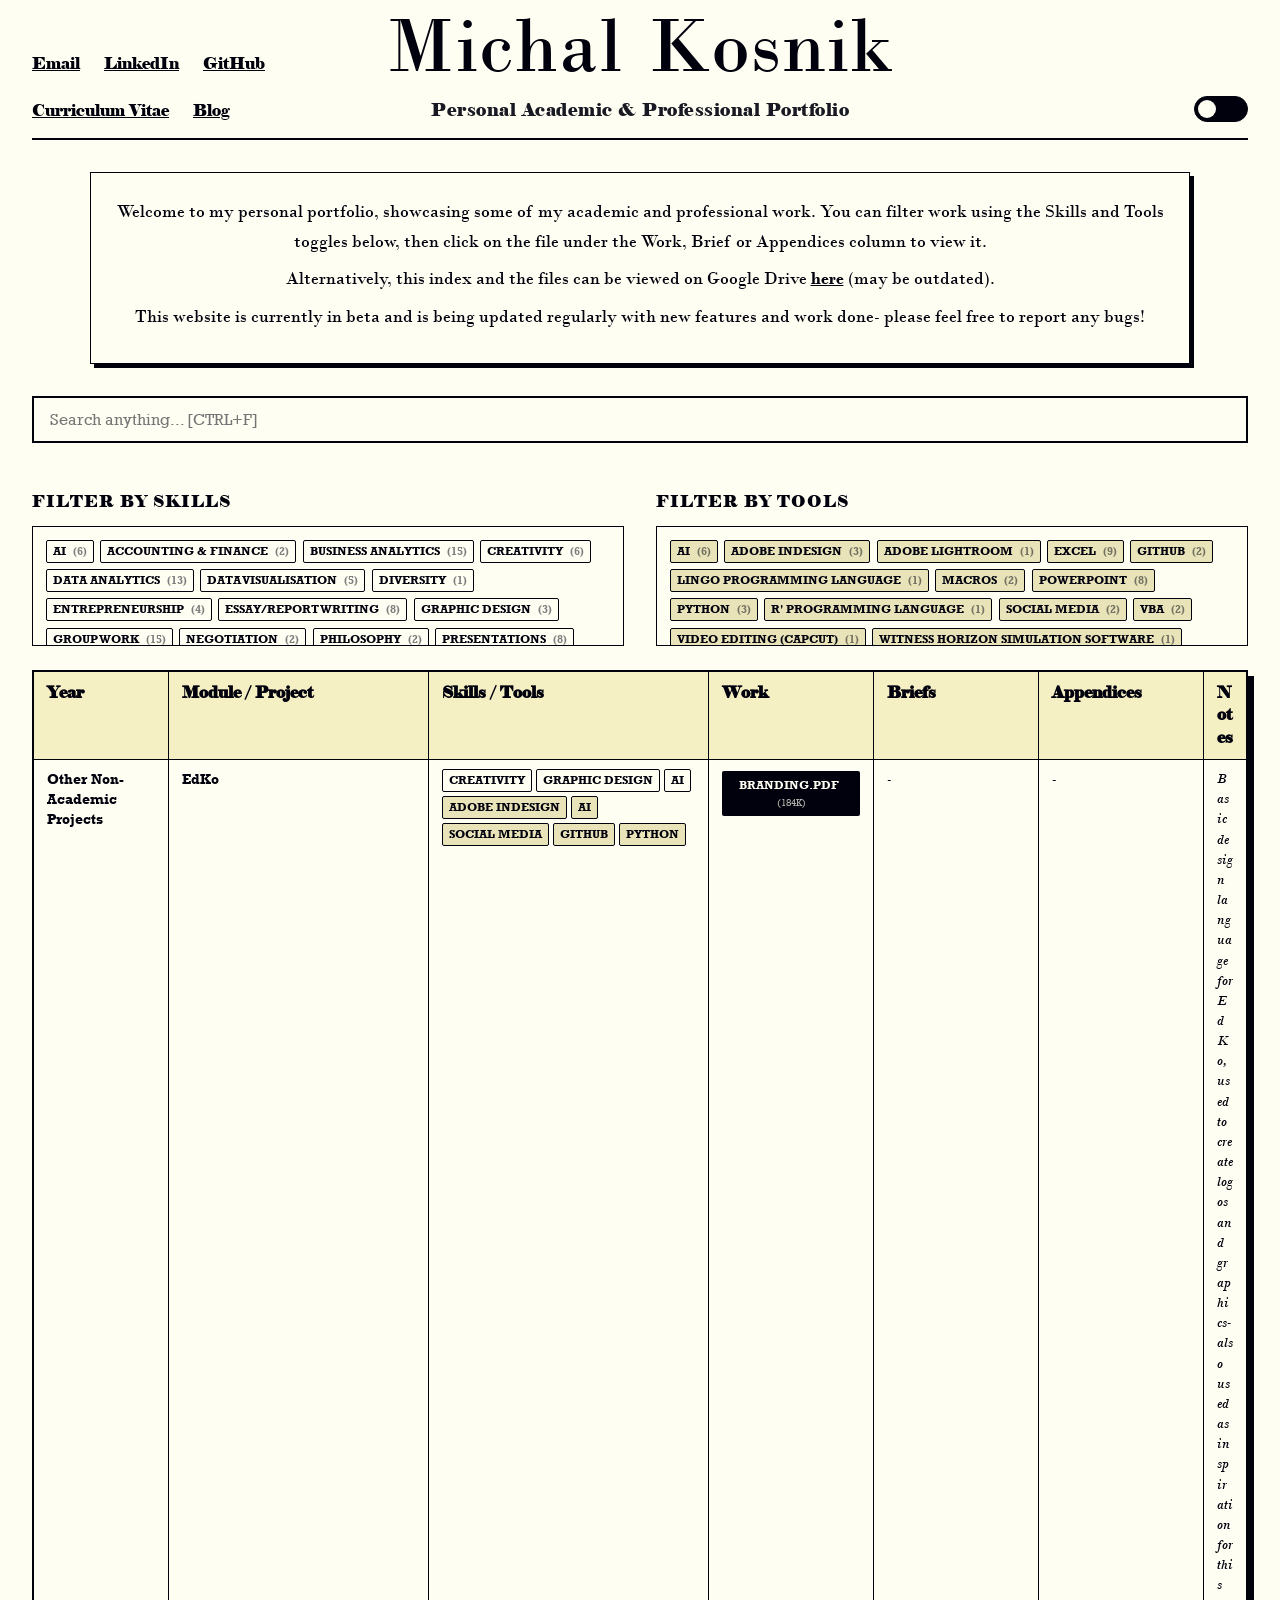
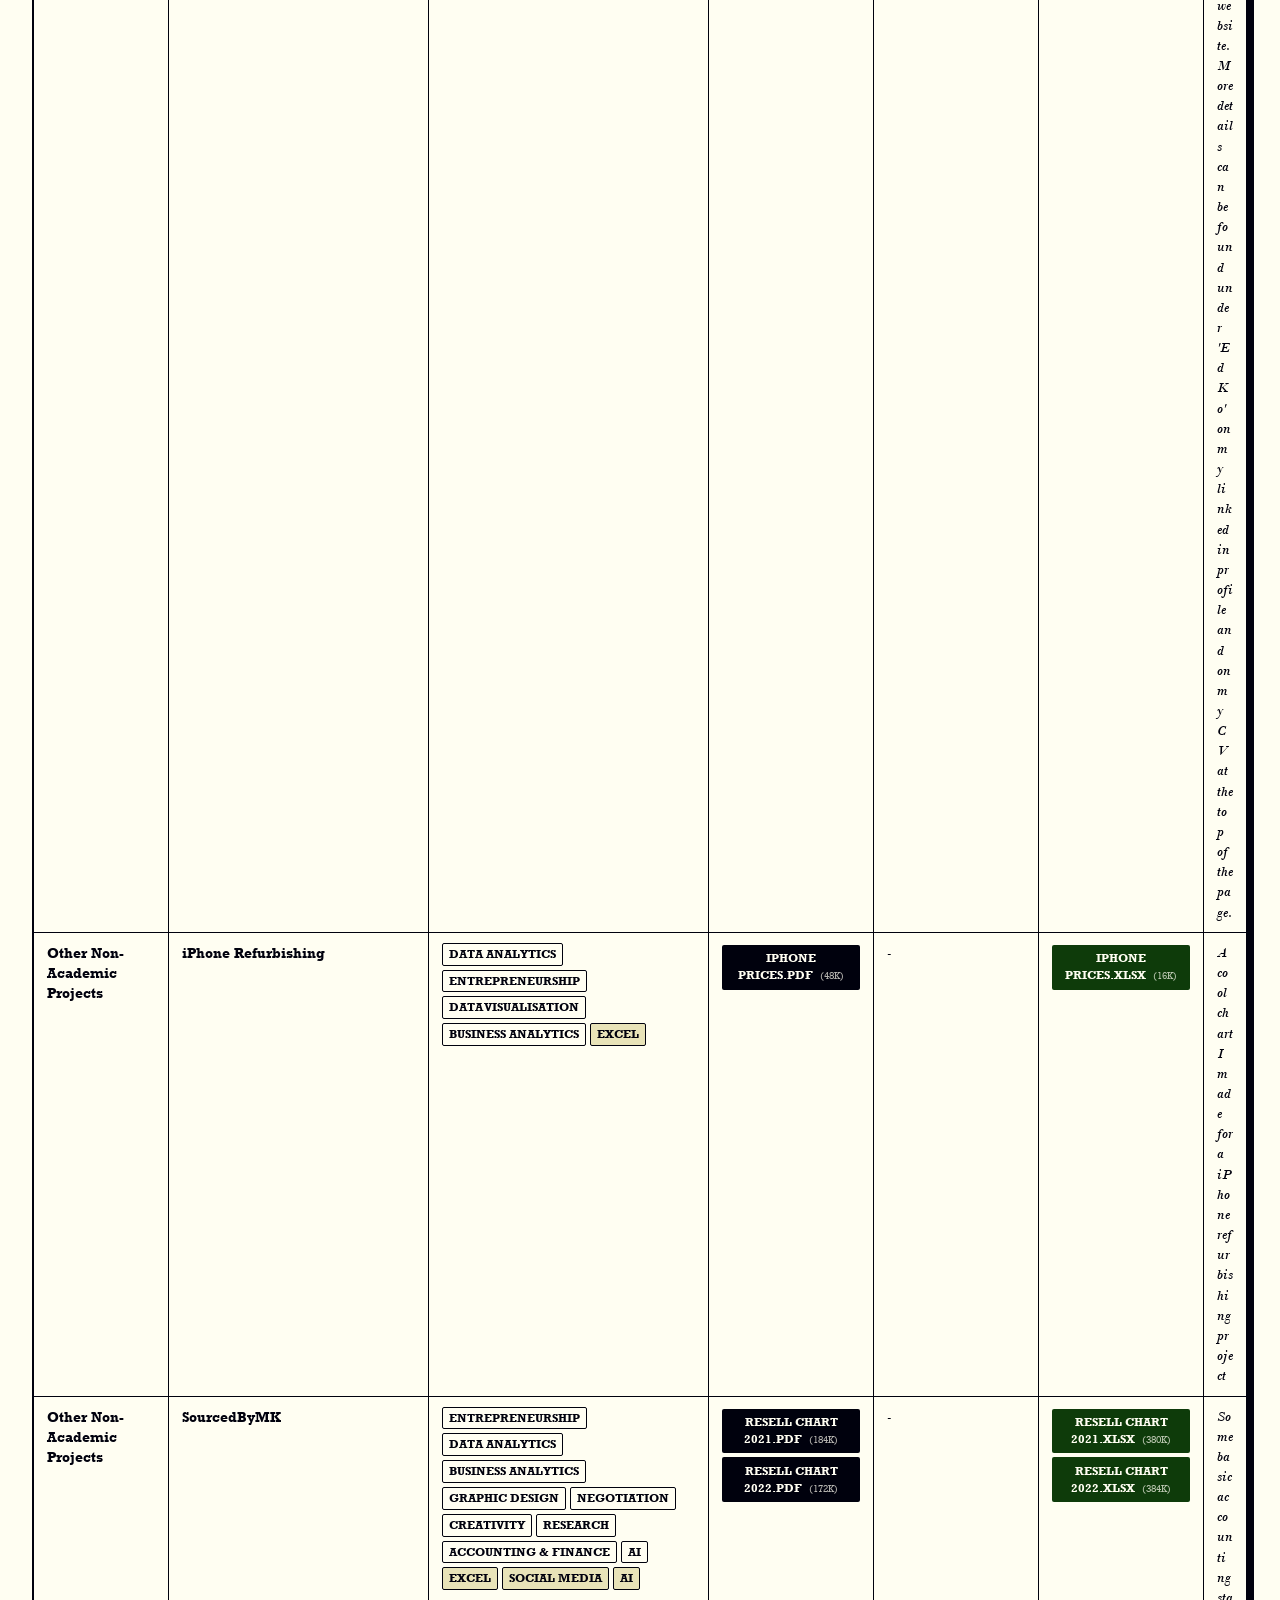
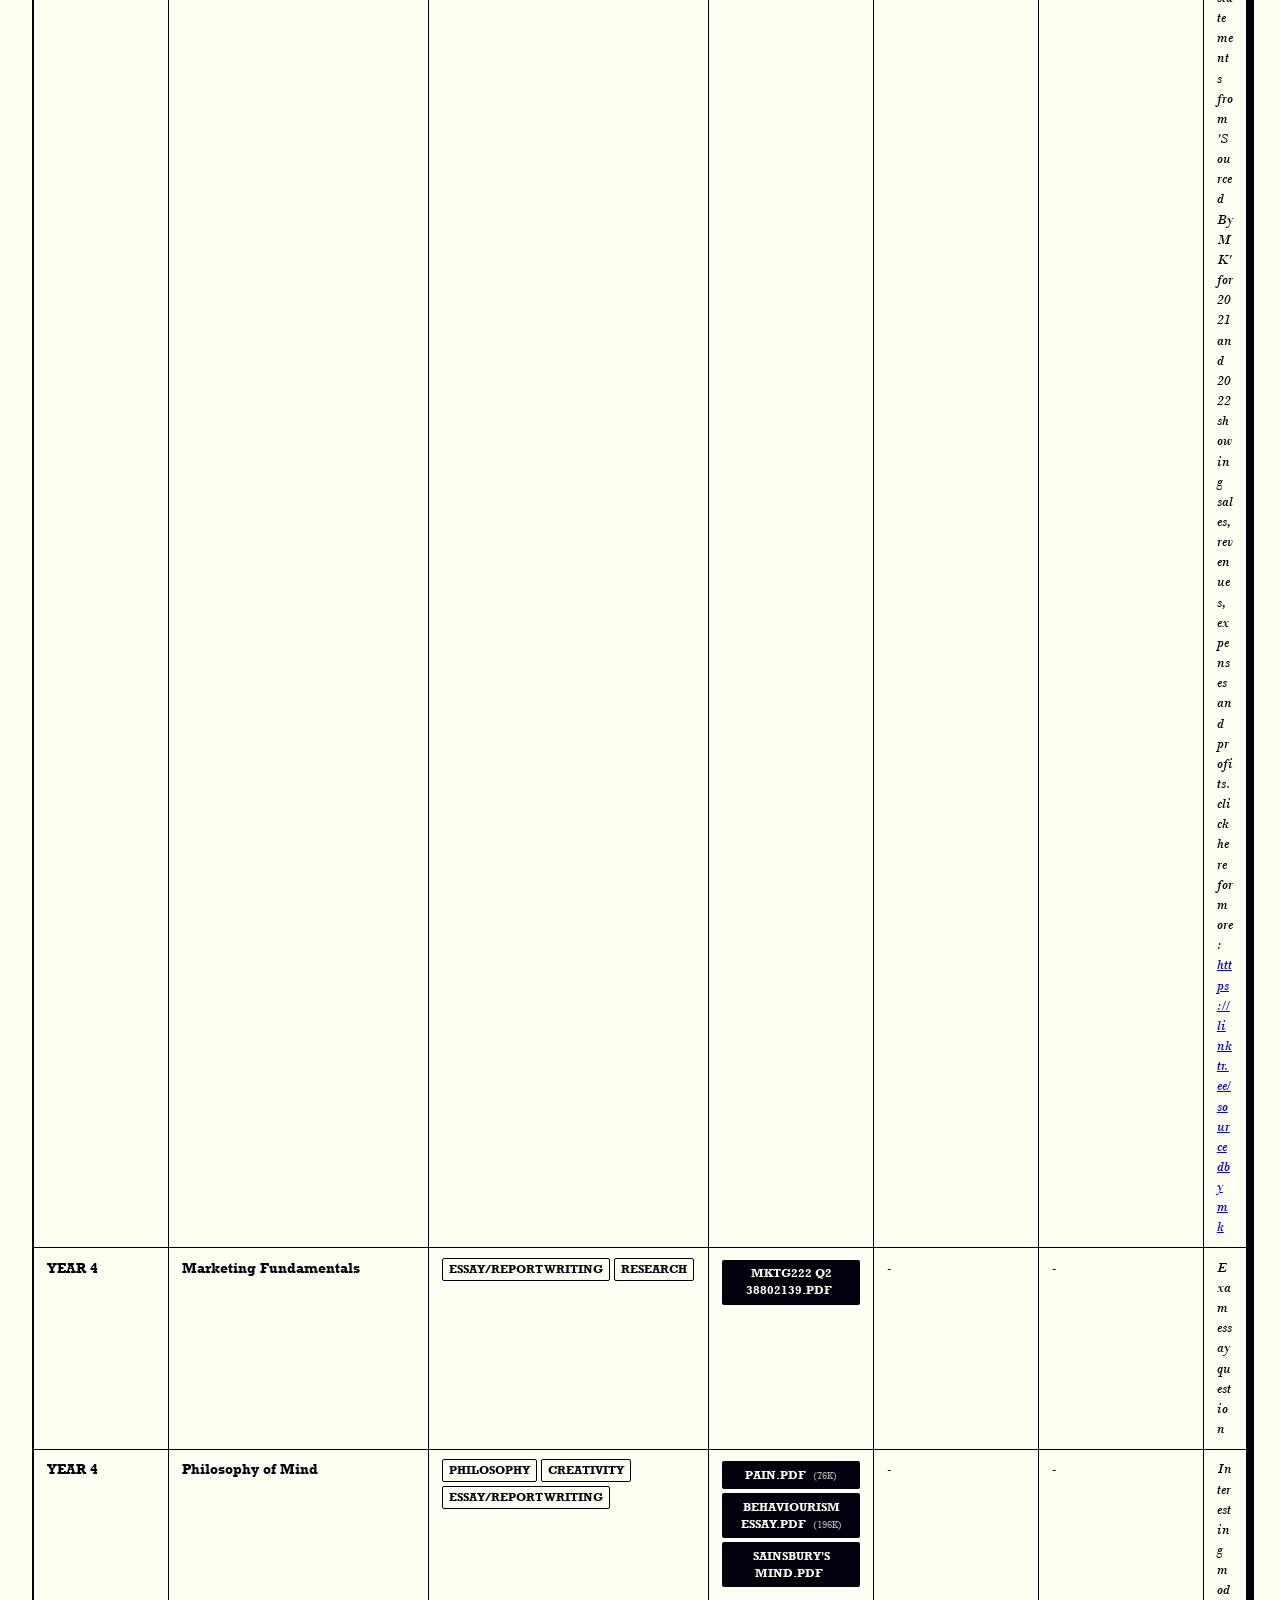
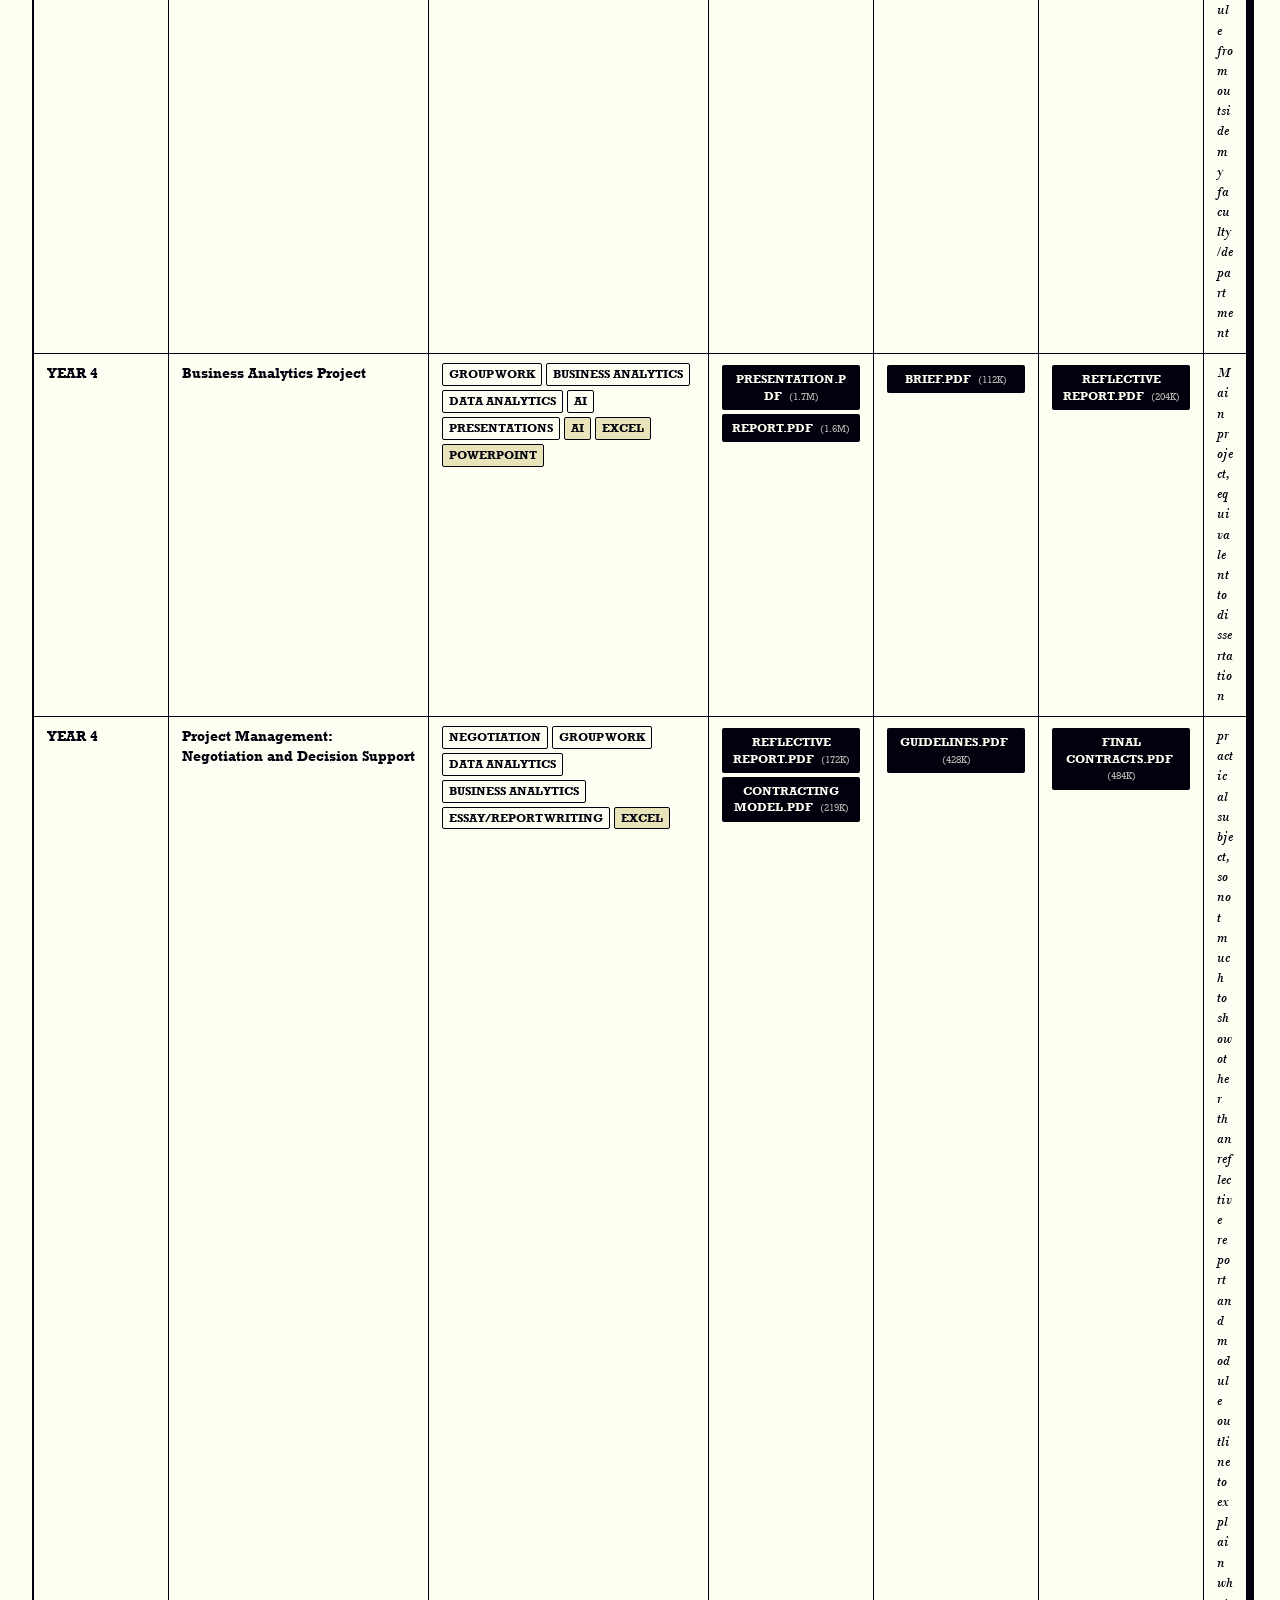
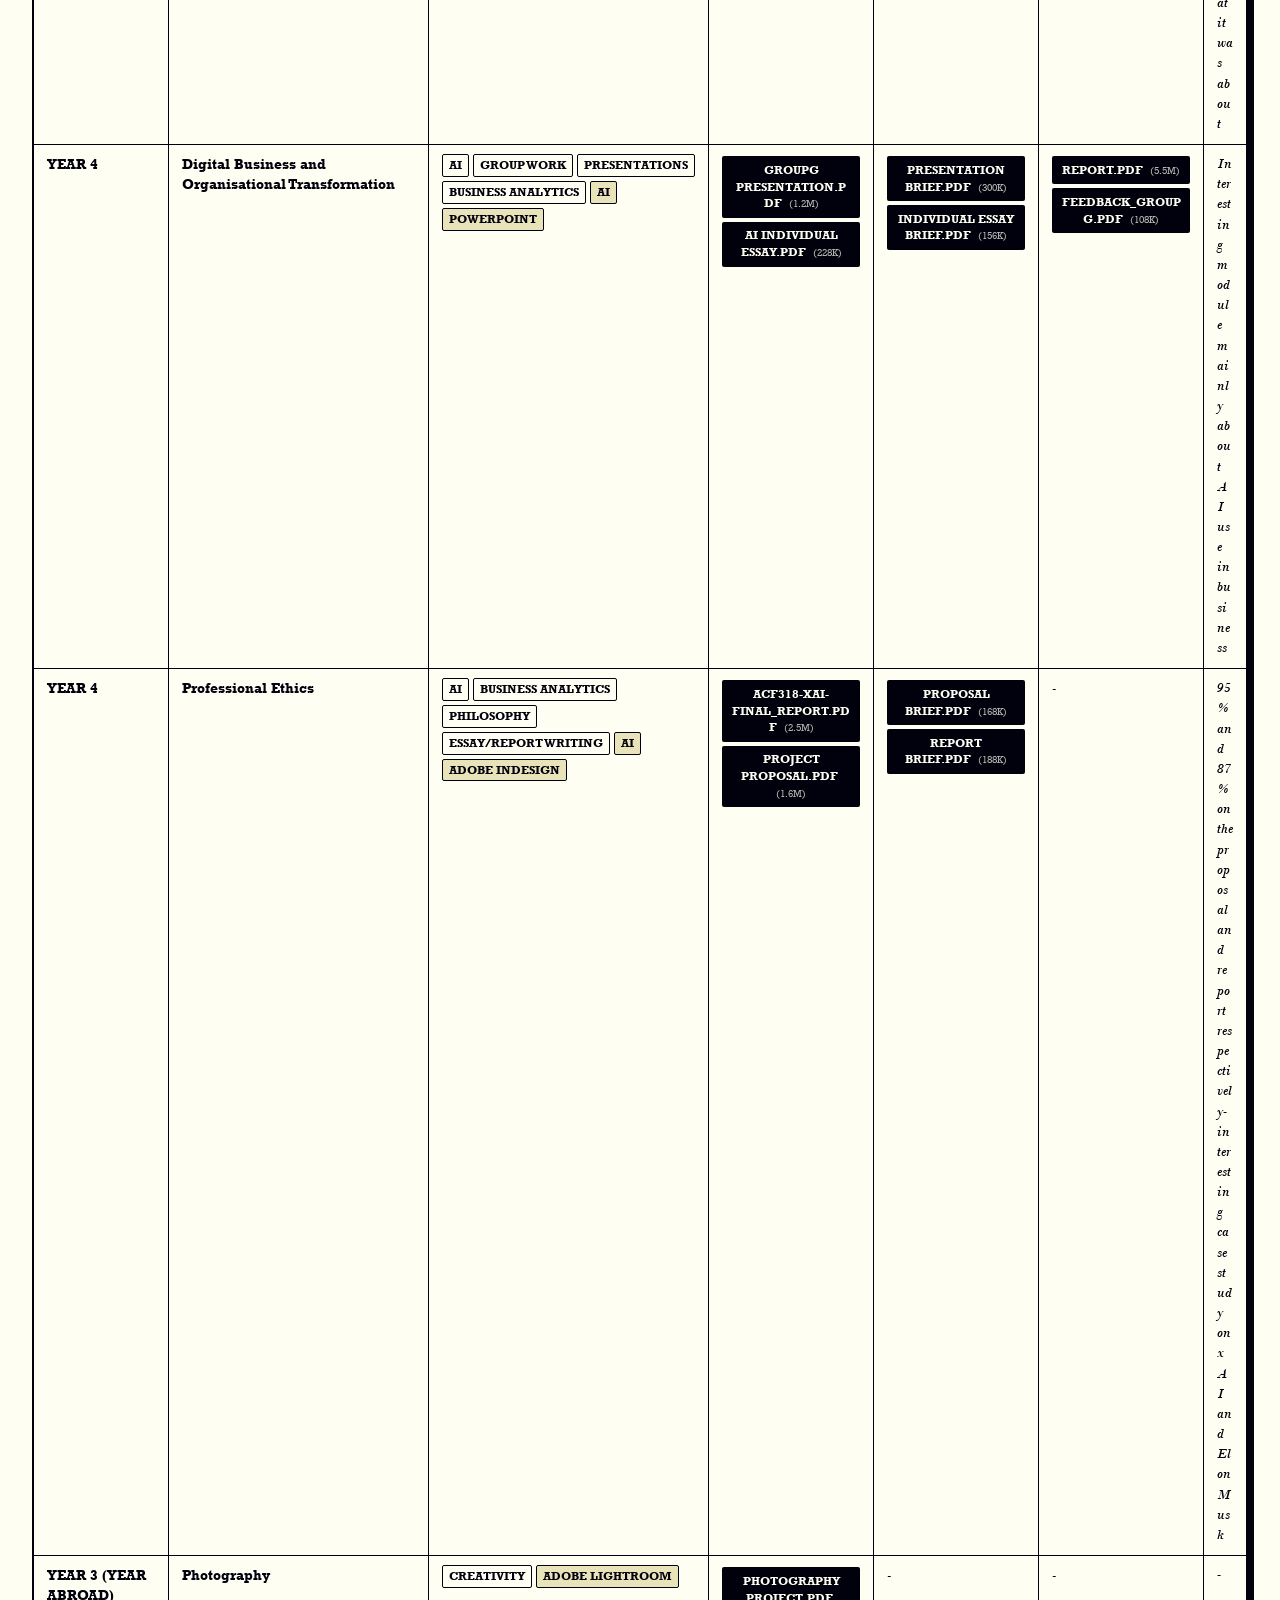
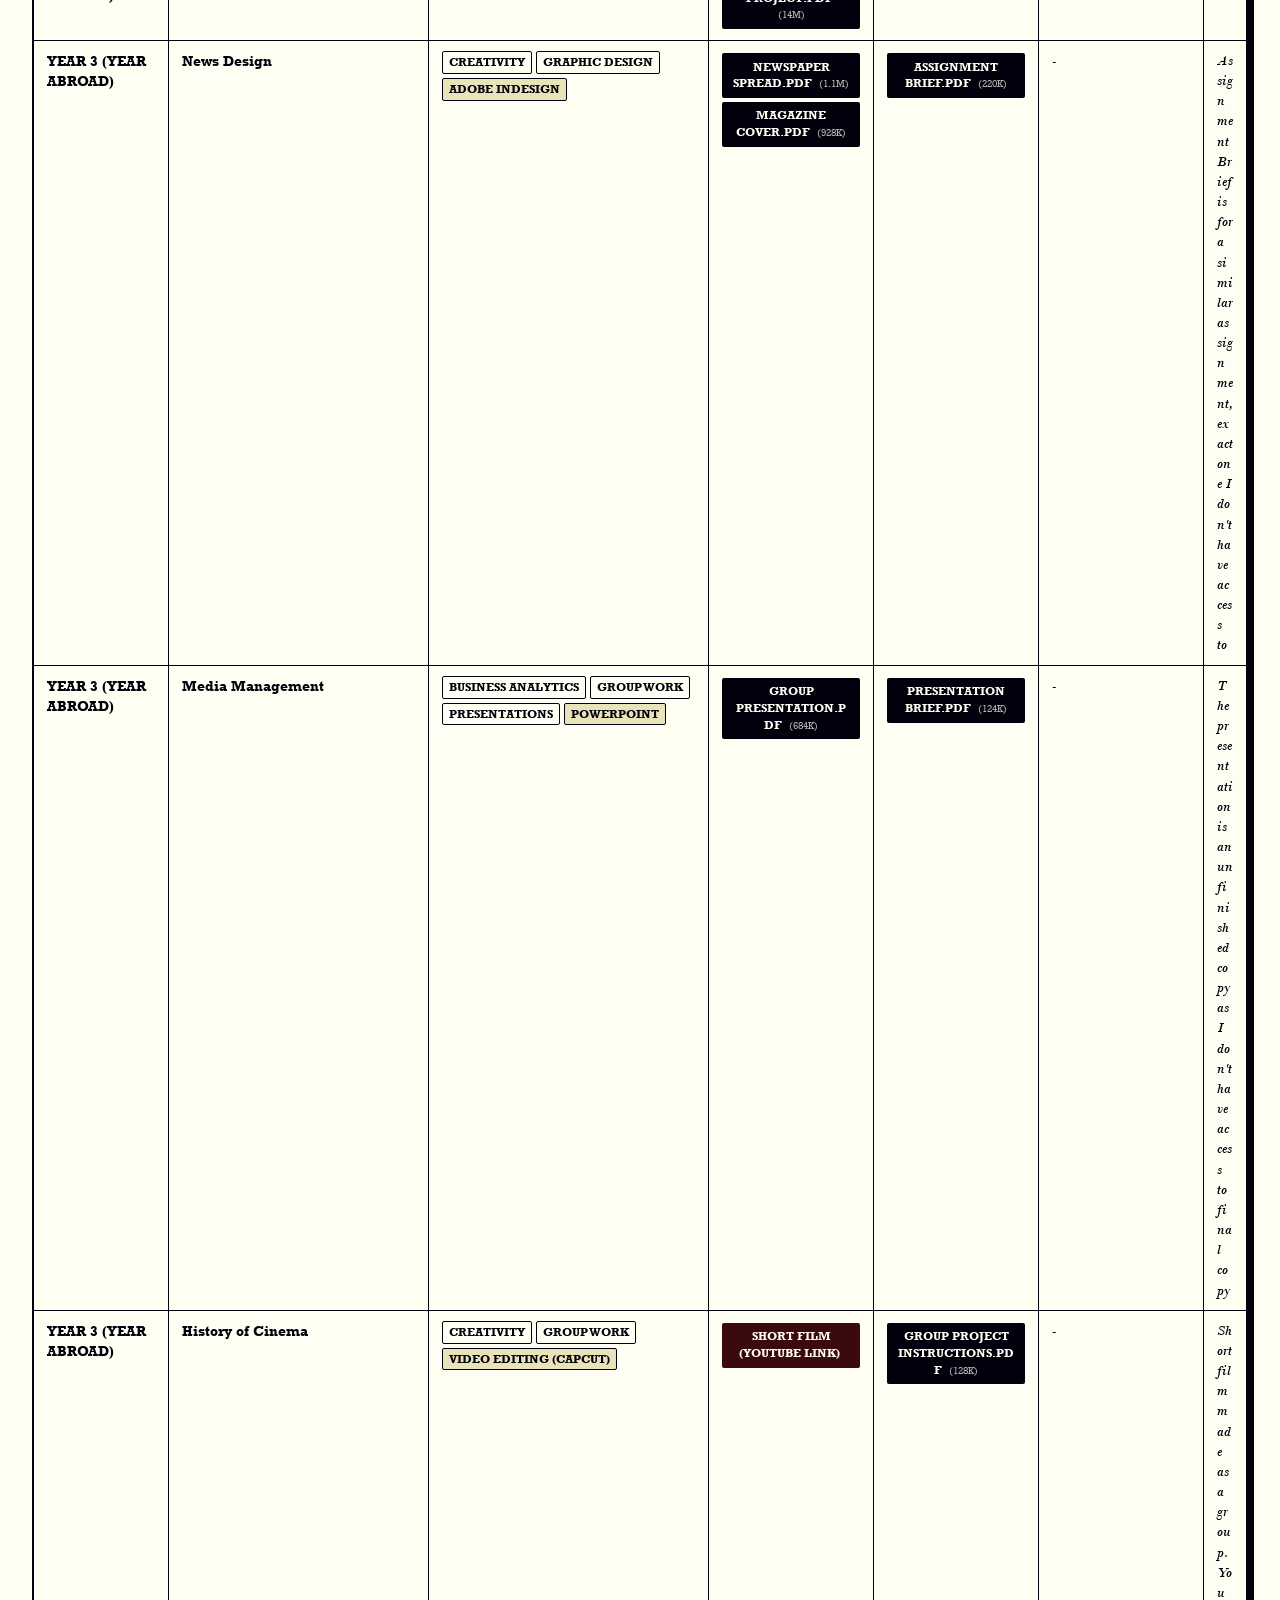
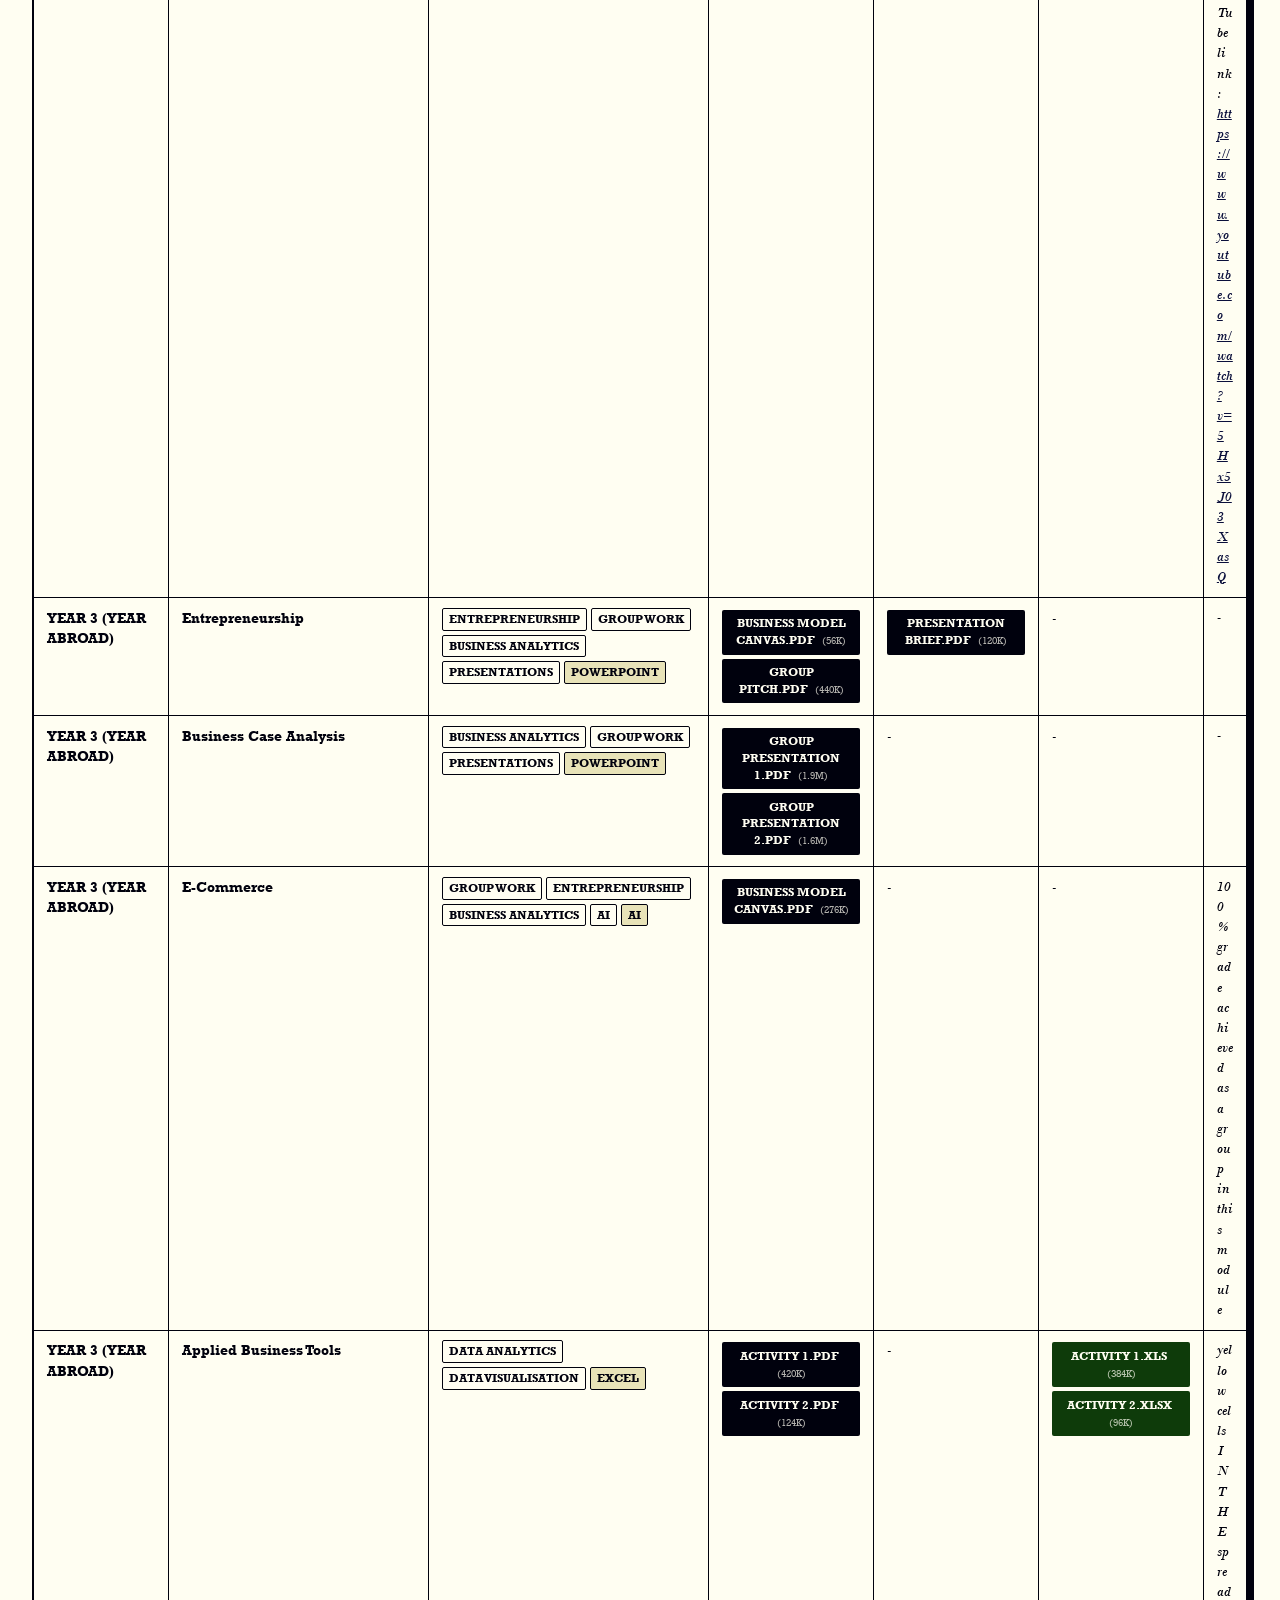
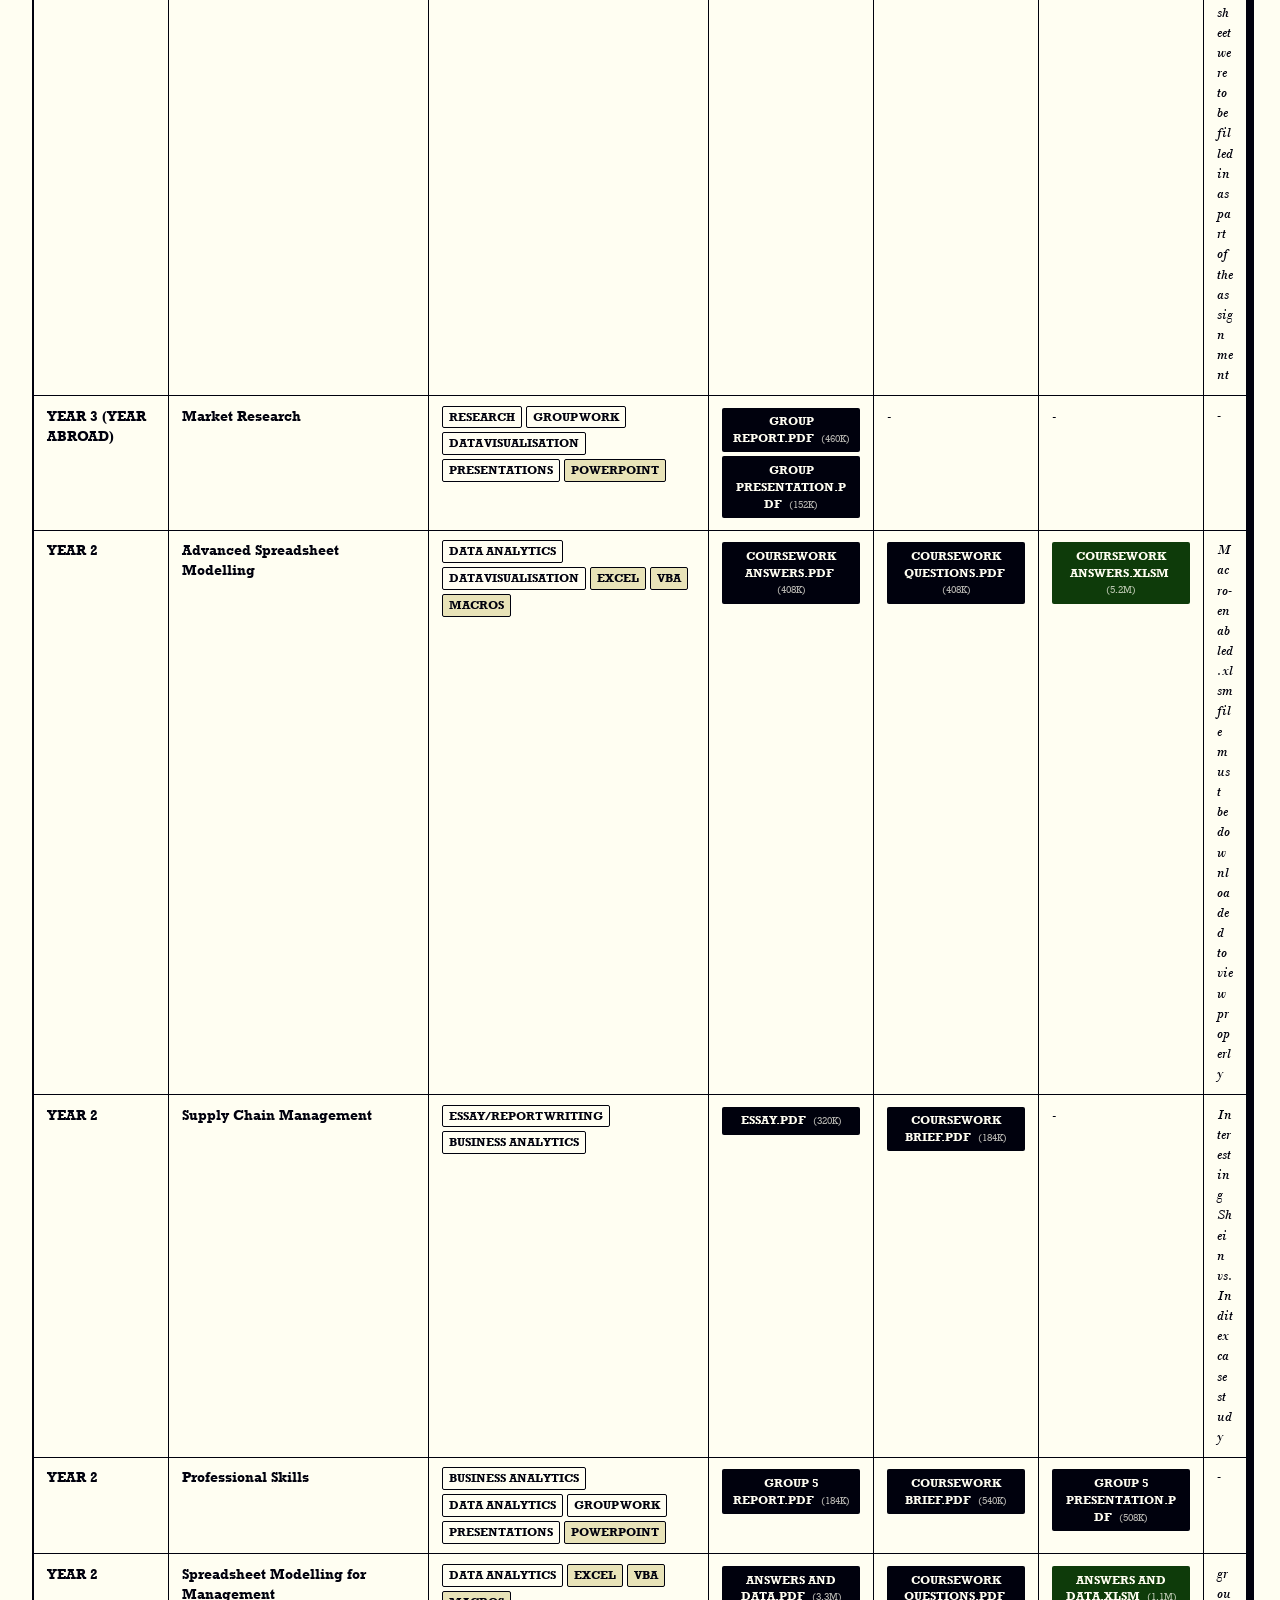
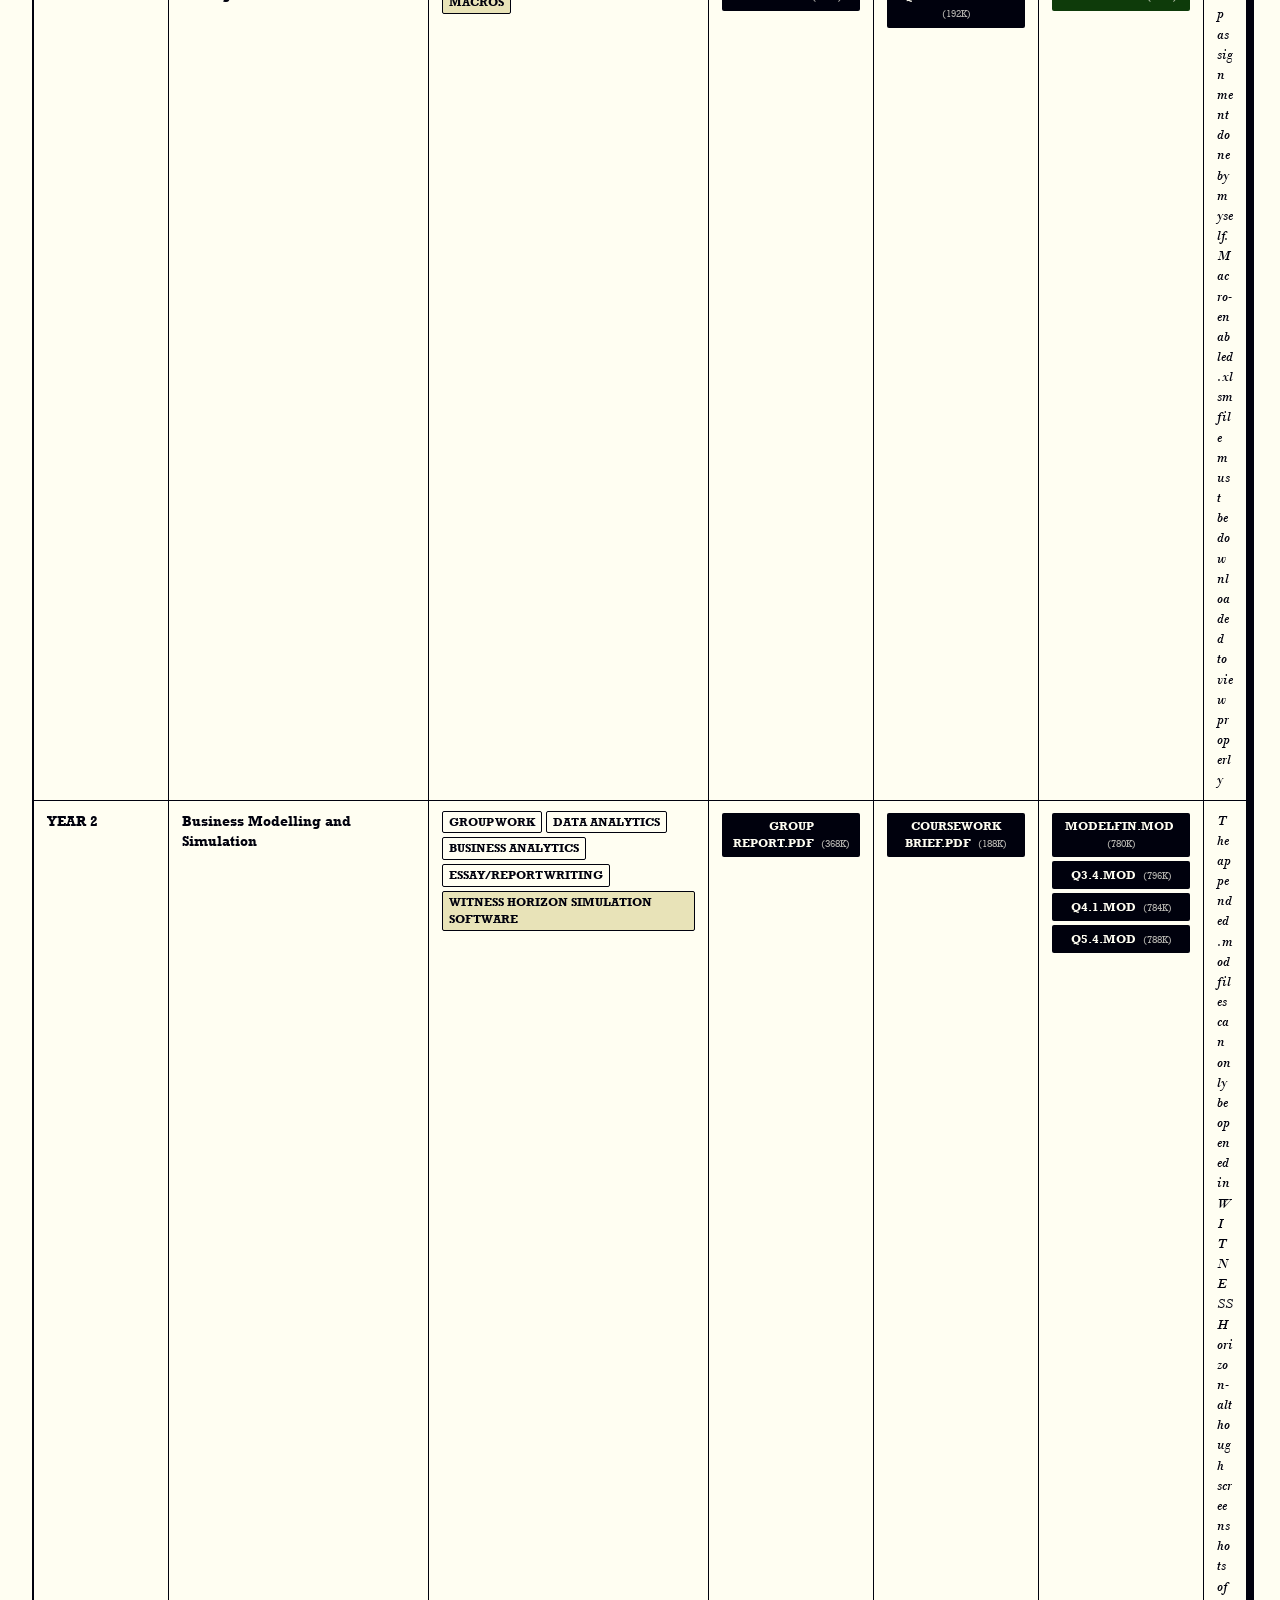
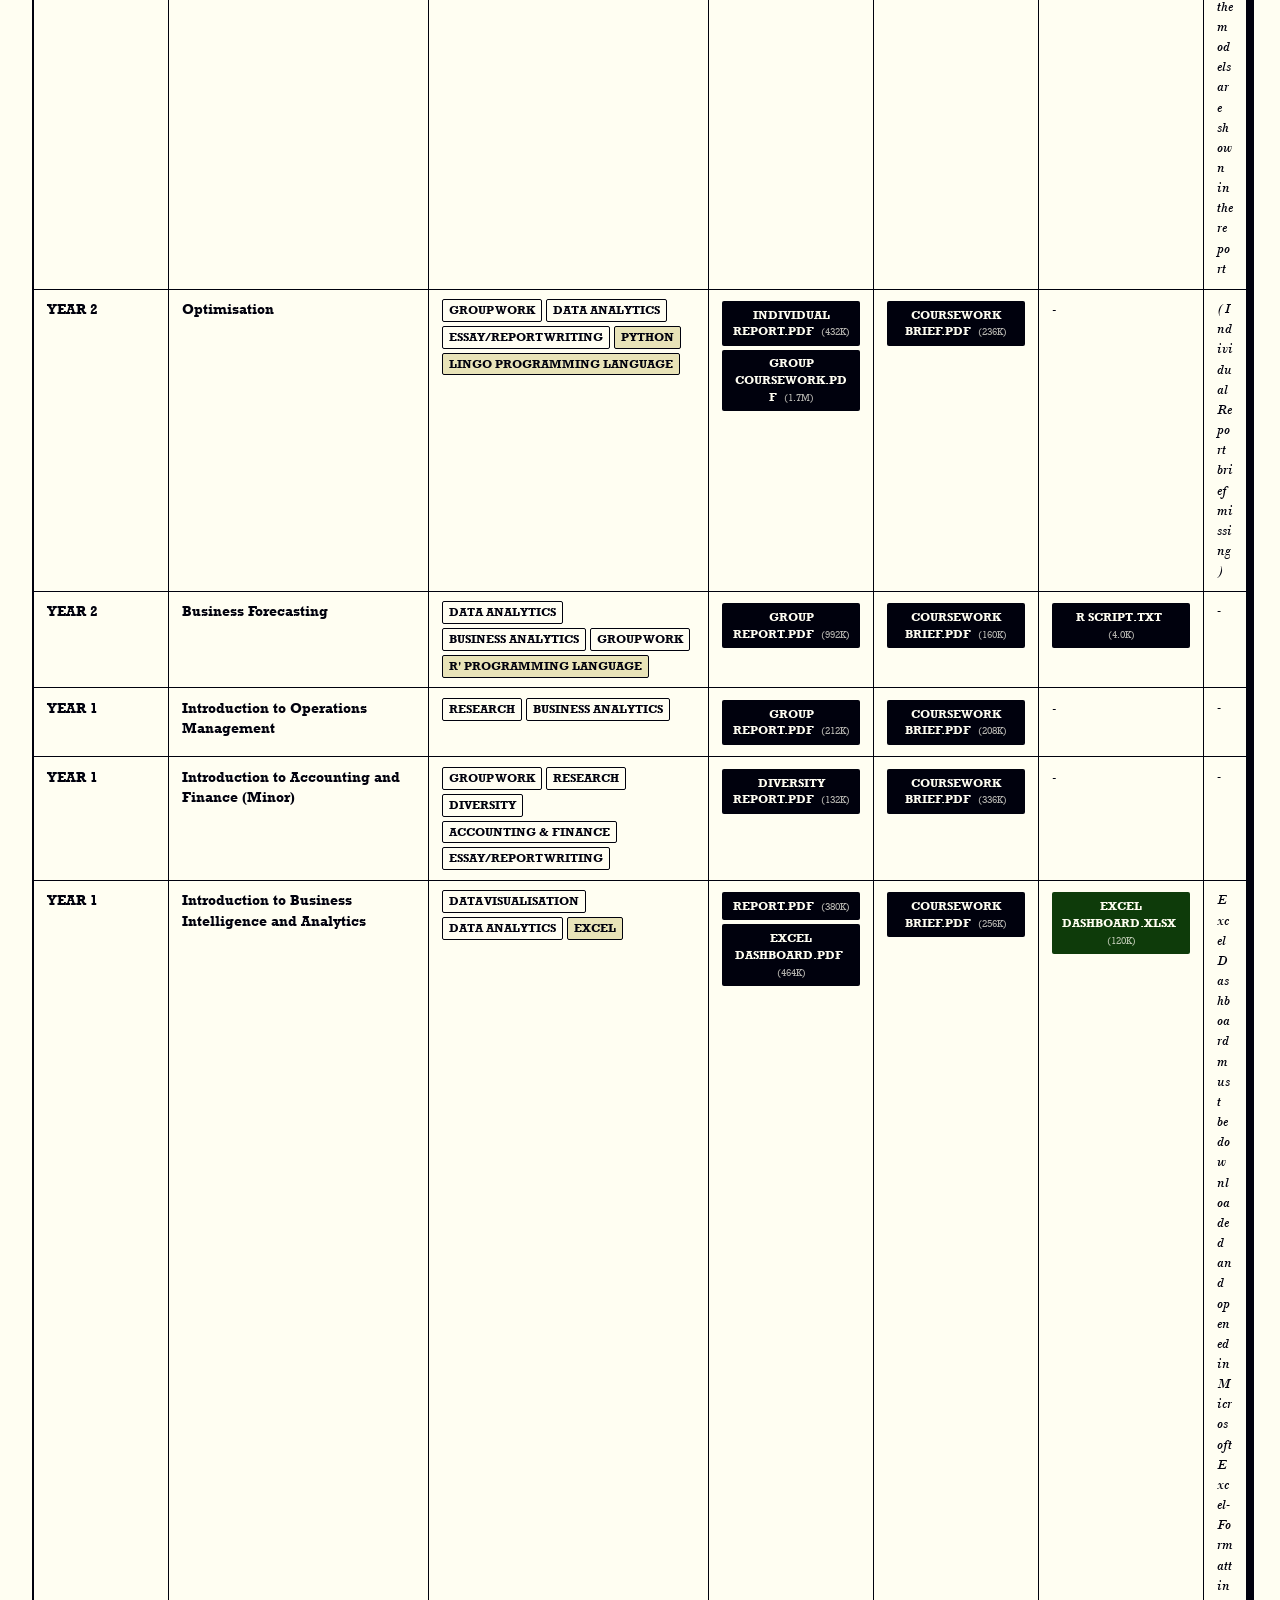
<file: index.html>
<!DOCTYPE html>
<html lang="en">
<head>
  <!-- Google tag (gtag.js) -->
  <script async src="https://www.googletagmanager.com/gtag/js?id=G-CGRS3M0ZMP"></script>
  <script>
    window.dataLayer = window.dataLayer || [];
    function gtag(){dataLayer.push(arguments);}
    gtag('js', new Date());
    gtag('config', 'G-CGRS3M0ZMP');
  </script>

  <meta charset="UTF-8">
  <meta name="viewport" content="width=device-width, initial-scale=1.0">
  <title>Michal Kosnik | Portfolio</title>
  
  <link rel="stylesheet" href="style.css?v=1.7.8">
</head>
<body>

  <div id="gatekeeper" onclick="if(event.target === this) this.style.display='none'">
    <form class="login-box" onsubmit="event.preventDefault(); checkPassword();">
      <span class="close-btn" onclick="document.getElementById('gatekeeper').style.display='none'">&times;</span>
      <h1>Michal Kosnik</h1>
      <p>Blog coming soon</p>
      <input type="password" id="passwordInput" placeholder="Enter Access Code">
      <button type="submit">Access</button>
      <p id="errorMsg" style="color: #ff4d4d; margin-top: 1rem; display: none;">Incorrect access code.</p>
    </form>
  </div>

  <div id="main-content">
    <header>
      <div class="nav-actions">
        <span class="nav-line">
          <a href="mailto:michal@mkosnik.co">Email</a>
          <a href="https://www.linkedin.com/in/mchlmrtn/" target="_blank">LinkedIn</a>
          <a href="https://github.com/mchlmrtn" target="_blank">GitHub</a>
        </span>
        <span class="nav-line">
          <a href="https://mchlmrtn.github.io/portfolio/Files/Michal%20Kosnik%20CV%20NEW.pdf" target="_blank">Curriculum Vitae</a>
          <a href="#" onclick="event.preventDefault(); document.getElementById('gatekeeper').style.display='flex'">Blog</a>
        </span>
      </div>
      
      <div class="brand-container">
        <div class="brand-title" id="animatedName">
          <span class="word-wrap" id="first-name">Michal</span><span class="name-space">&nbsp;</span>
          <span class="word-wrap" id="last-name">Kosnik</span>
        </div>
        <div class="header-sub">Personal Academic & Professional Portfolio</div>
      </div>

      <div class="theme-container">
        <label class="theme-switch">
          <input type="checkbox" id="themeToggle" onchange="toggleTheme()">
          <span class="slider"></span>
        </label>
      </div>
    </header>

    <div class="intro-section">
      <p class="intro-copy">
        Welcome to my personal portfolio, showcasing some of my academic and professional work. You can filter work using the Skills and Tools toggles below, then click on the file under the Work, Brief or Appendices column to view it.
      </p>
      <p class="intro-alt">
        Alternatively, this index and the files can be viewed on Google Drive <a href="https://drive.google.com/drive/u/0/folders/1Wb_WwEi3oUZwRsy2djQXEYtuEvjpCVMO" target="_blank">here</a> (may be outdated).
      </p>
      <p class="intro-copy" style="margin-top: 0.5rem;">
        This website is currently in beta and is being updated regularly with new features and work done- please feel free to report any bugs!
      </p>
    </div>

    <div class="search-container">
      <input type="text" id="searchBar" placeholder="Search anything... [CTRL+F]" onkeyup="renderTable()">
    </div>

    <div class="filters-section">
      <div class="filter-group">
        <div class="label">Filter by Skills</div>
        <div class="filter-chips" id="skillFilters"></div>
      </div>
      <div class="filter-group">
        <div class="label">Filter by Tools</div>
        <div class="filter-chips" id="toolFilters"></div>
      </div>
    </div>

    <div class="table-container">
      <table>
        <thead>
          <tr>
            <th class="col-year">Year</th>
            <th class="col-module">Module / Project</th>
            <th class="col-tags">Skills / Tools</th>
            <th class="col-work">Work</th>
            <th class="col-briefs">Briefs</th>
            <th class="col-appendices">Appendices</th>
            <th class="col-notes">Notes</th>
          </tr>
        </thead>
        <tbody id="tableBody"></tbody>
      </table>
    </div>

    <div id="cvSearchResults"></div>
  </div>

  <button id="scrollToTopBtn" title="Go to top">
    <svg viewBox="0 0 24 24" fill="none" stroke="currentColor" stroke-width="3" stroke-linecap="round" stroke-linejoin="round" style="width:24px;height:24px;"><polyline points="18 15 12 9 6 15"></polyline></svg>
  </button>

  <div class="version-footer">v1.7.9</div>

  <script src="main.js?v=1.7.9"></script>
</body>
</html>
</file>
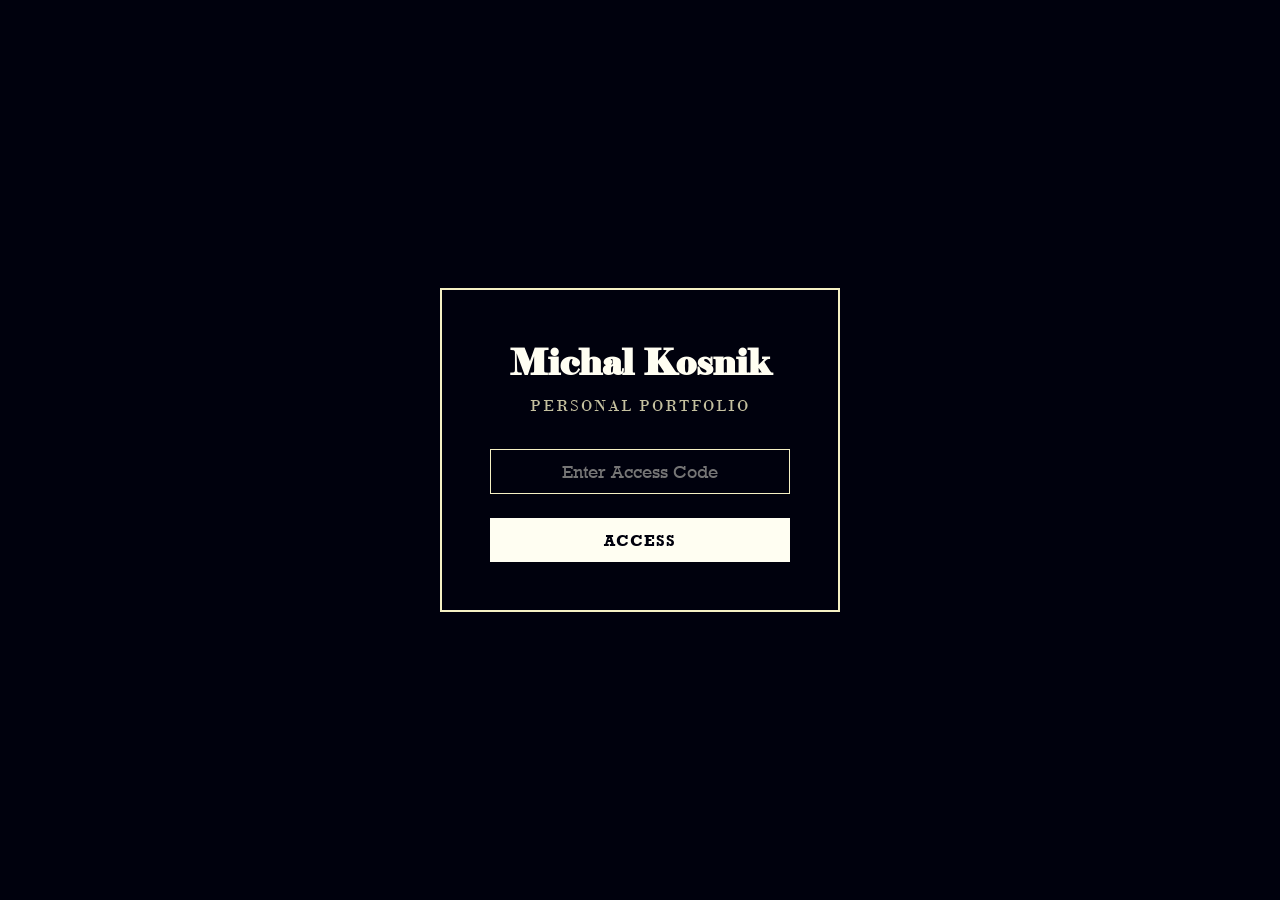
<file: website1.1.html>
<!DOCTYPE html>
<html lang="en">
<head>
  <!-- Google tag (gtag.js) -->
  <script async src="https://www.googletagmanager.com/gtag/js?id=G-CGRS3M0ZMP"></script>
  <script>
    window.dataLayer = window.dataLayer || [];
    function gtag(){dataLayer.push(arguments);}
    gtag('js', new Date());
    gtag('config', 'G-CGRS3M0ZMP');
  </script>

  <meta charset="UTF-8">
  <meta name="viewport" content="width=device-width, initial-scale=1.0">
  <title>Michal Kosnik | Portfolio</title>
  
  <style>
    /* LOCAL FONTS */
    @font-face { font-family: 'Elephant'; src: url('./fonts/ELEPHNT.TTF') format('truetype'); font-weight: normal; font-style: normal; }
    @font-face { font-family: 'Elephant'; src: url('./fonts/ELEPHNTI.TTF') format('truetype'); font-weight: normal; font-style: italic; }
    @font-face { font-family: 'Onyx'; src: url('./fonts/ONYX.TTF') format('truetype'); font-weight: normal; font-style: normal; }
    @font-face { font-family: 'Rockwell'; src: url('./fonts/ROCK.TTF') format('truetype'); font-weight: normal; font-style: normal; }
    @font-face { font-family: 'Rockwell'; src: url('./fonts/ROCKB.TTF') format('truetype'); font-weight: bold; font-style: normal; }
    @font-face { font-family: 'Rockwell'; src: url('./fonts/ROCKI.TTF') format('truetype'); font-weight: normal; font-style: italic; }
    @font-face { font-family: 'Rockwell'; src: url('./fonts/ROCKBI.TTF') format('truetype'); font-weight: bold; font-style: italic; }
    @font-face { font-family: 'Bodoni MT'; src: url('./fonts/BOD_R.TTF') format('truetype'); font-weight: normal; font-style: normal; }
    @font-face { font-family: 'Bodoni MT'; src: url('./fonts/BOD_B.TTF') format('truetype'); font-weight: bold; font-style: normal; }
    @font-face { font-family: 'Bodoni MT'; src: url('./fonts/BOD_I.TTF') format('truetype'); font-weight: normal; font-style: italic; }

    :root {
      --paper-cream: #FFFEF2;
      --ink-black: #00010D;
      --dark-paper: #0A0F3B;
      --off-paper: #F5F0C4;
      
      --bg-color: var(--paper-cream);
      --text-color: var(--ink-black);
      --border-color: var(--ink-black);
      --accent-bg: var(--off-paper);
      --tool-bg: #E8E3B8;
      --highlight-bg: var(--ink-black);
      --highlight-text: var(--paper-cream);

      --font-body: 'Bodoni MT', serif;
      --font-heading: 'Elephant', serif;
      --font-ui: 'Rockwell', serif;
    }

    [data-theme="dark"] {
      --bg-color: var(--dark-paper);
      --text-color: var(--paper-cream);
      --border-color: var(--paper-cream);
      --accent-bg: #1A225A;
      --tool-bg: #2C3A7A;
      --highlight-bg: var(--paper-cream);
      --highlight-text: var(--dark-paper);
    }

    * { box-sizing: border-box; margin: 0; padding: 0; }
    
    body {
      background-color: var(--bg-color); color: var(--text-color);
      font-family: var(--font-body); line-height: 1.4;
      transition: background-color 0.3s, color 0.3s;
      background-image: url("data:image/svg+xml,%3Csvg viewBox='0 0 200 200' xmlns='http://www.w3.org/2000/svg'%3%3Ffilter id='noiseFilter'%3E%3CfeTurbulence type='fractalNoise' baseFrequency='0.65' numOctaves='3' stitchTiles='stitch'/%3E%3C/filter%3E%3Crect width='100%25' height='100%25' filter='url(%23noiseFilter)' opacity='0.05'/%3E%3C/svg%3E");
    }

    /* --- PASSWORD GATEKEEPER --- */
    #gatekeeper { position: fixed; top: 0; left: 0; width: 100vw; height: 100vh; background-color: var(--ink-black); color: var(--paper-cream); display: flex; flex-direction: column; justify-content: center; align-items: center; z-index: 9999; }
    .login-box { text-align: center; border: 2px solid var(--off-paper); padding: 3rem; background: var(--ink-black); max-width: 400px; width: 90%; }
    .login-box h1 { font-family: var(--font-heading); font-size: 2.2rem; margin-bottom: 0.5rem; color: var(--paper-cream); }
    .login-box p { font-size: 1rem; letter-spacing: 2px; text-transform: uppercase; margin-bottom: 2rem; color: var(--off-paper); opacity: 0.8; }
    .login-box input { padding: 0.7rem; font-family: var(--font-ui); font-size: 1.1rem; background: transparent; border: 1px solid var(--off-paper); color: var(--paper-cream); outline: none; text-align: center; margin-bottom: 1.5rem; width: 100%; }
    .login-box button { padding: 0.8rem 2rem; font-family: var(--font-ui); font-size: 1rem; letter-spacing: 1px; text-transform: uppercase; font-weight: bold; background: var(--paper-cream); color: var(--ink-black); border: none; cursor: pointer; width: 100%; }

    /* --- MAIN CONTENT --- */
    #main-content { display: none; max-width: 1600px; margin: 0 auto; padding: 1rem 2rem; }
    
    header { border-bottom: 2px solid var(--border-color); padding-bottom: 1rem; margin-bottom: 1.5rem; display: grid; grid-template-columns: 1fr auto 1fr; align-items: end; gap: 1rem; position: relative; }
    
    .brand-container { grid-column: 2; text-align: center; position: relative; }
    .brand-title { font-size: 3.5rem; letter-spacing: 1px; cursor: crosshair; user-select: none; line-height: 1.1; font-family: 'Bodoni MT', serif; position: relative; }
    .brand-title span { display: inline-block; min-width: 0.3em; transition: all 0.05s; }
    
    .header-sub { font-family: var(--font-heading); font-size: 1.1rem; opacity: 0.9; margin-top: 0.5rem; letter-spacing: 0.5px; }
    
    .nav-actions { grid-column: 1; display: flex; align-items: center; gap: 1.5rem; }
    .nav-actions a { font-family: var(--font-heading); color: var(--text-color); text-decoration: underline; font-size: 1rem; transition: opacity 0.2s; }
    .nav-actions a:hover { opacity: 0.7; }

    .theme-container { grid-column: 3; display: flex; justify-content: flex-end; }
    .theme-switch { position: relative; display: inline-block; width: 54px; height: 26px; }
    .theme-switch input { opacity: 0; width: 0; height: 0; }
    .slider { position: absolute; cursor: pointer; top: 0; left: 0; right: 0; bottom: 0; background-color: var(--border-color); transition: .4s; border-radius: 26px; border: 1px solid var(--border-color); }
    .slider:before { position: absolute; content: ""; height: 18px; width: 18px; left: 3px; bottom: 3px; background-color: var(--bg-color); transition: .4s; border-radius: 50%; z-index: 5; }
    
    [data-theme="dark"] .slider:before { transform: translateX(28px); background-color: var(--text-color); }
    [data-theme="dark"] .slider { background-color: var(--accent-bg); }

    .slider .toggle-icons { display: flex; justify-content: space-between; align-items: center; height: 100%; padding: 0 7px; }
    .slider svg { width: 12px; height: 12px; fill: var(--bg-color); transition: fill 0.3s; z-index: 1; }
    [data-theme="dark"] .slider svg { fill: var(--text-color); }

    .intro-section { max-width: 1100px; margin: 2rem auto; text-align: center; border: 1px solid var(--border-color); padding: 1.5rem; background: var(--bg-color); box-shadow: 4px 4px 0px var(--border-color); }
    .intro-copy { font-size: 1.15rem; line-height: 1.6; font-family: var(--font-body); margin-bottom: 0.5rem; color: var(--text-color); }
    .intro-alt { font-size: 1.15rem; line-height: 1.6; font-family: var(--font-body); color: var(--text-color); }
    .intro-alt a { color: inherit; text-decoration: underline; font-weight: bold; }

    /* FILTERS */
    .filters-section { display: grid; grid-template-columns: 1fr 1fr; gap: 2rem; margin-bottom: 1.5rem; border-top: 1px solid var(--border-color); padding-top: 1.5rem; }
    .filter-group { display: flex; flex-direction: column; }
    .filter-group .label { font-family: var(--font-heading); font-size: 1rem; margin-bottom: 0.8rem; text-transform: uppercase; letter-spacing: 1px; opacity: 0.8; }
    .filter-chips { display: flex; flex-wrap: wrap; gap: 0.4rem; padding: 0.8rem; border: 1px solid var(--border-color); background: var(--bg-color); max-height: 120px; overflow-y: auto; }

    /* TABLE */
    .table-container { overflow-x: auto; border: 1px solid var(--border-color); box-shadow: 6px 6px 0px var(--border-color); }
    table { width: 100%; border-collapse: collapse; font-size: 0.9rem; table-layout: fixed; background: var(--bg-color); }
    th, td { padding: 0.6rem 0.8rem; border: 1px solid var(--border-color); vertical-align: top; word-wrap: break-word; }
    th { font-family: var(--font-heading) !important; font-size: 1rem; background-color: var(--accent-bg); text-align: left; user-select: none; position: sticky; top: 0; z-index: 10; }
    th:hover { background-color: var(--off-paper); color: var(--ink-black); }
    
    .col-year { width: 125px; font-family: var(--font-ui); font-weight: bold; }
    .col-module { width: 260px; font-family: var(--font-ui); font-weight: bold; }
    .col-tags { width: 280px; }
    .col-work, .col-briefs, .col-appendices { width: 165px; }
    .col-notes { width: auto; font-family: var(--font-body); }
    .notes-label { display: none; }
    .notes-text { font-size: 0.85rem; font-style: italic; line-height: 1.3; }

    .tags-wrapper { display: flex; flex-wrap: wrap; gap: 4px; }
    .tag { 
      border: 1px solid var(--border-color); padding: 2px 6px; border-radius: 2px;
      font-size: 0.75rem; text-transform: uppercase; font-weight: bold; font-family: var(--font-ui);
      cursor: pointer; transition: background 0.1s;
    }
    .tag-skill { background: transparent; }
    .tag-tool { background: var(--tool-bg); }
    .tag.active { background: var(--highlight-bg) !important; color: var(--highlight-text); border-color: var(--highlight-bg); }

    .search-highlight {
      background-color: var(--highlight-bg);
      color: var(--highlight-text);
      padding: 0 1px;
      border-radius: 2px;
      font-weight: bold;
    }

    .pdf-match {
      display: block;
      font-size: 0.75rem;
      margin-top: 0.5rem;
      padding: 0.4rem;
      background: var(--accent-bg);
      border-left: 3px solid var(--highlight-bg);
      font-style: italic;
    }

    .file-link { 
      display: inline-block; font-size: 0.75rem; text-transform: uppercase; font-weight: bold; font-family: var(--font-ui);
      background: var(--highlight-bg); color: var(--highlight-text); padding: 0.35rem 0.6rem; 
      text-decoration: none; border-radius: 2px; margin: 2px 0; width: 100%; text-align: center;
    }
    .file-link:hover { opacity: 0.8; }
    .file-size { font-size: 0.65rem; opacity: 0.7; font-weight: normal; margin-left: 4px; }
    .file-missing { display: inline-block; font-size: 0.75rem; opacity: 0.4; font-style: italic; margin: 2px 0; font-family: var(--font-ui); }

    .search-container { margin-bottom: 1.5rem; }
    #searchBar { width: 100%; padding: 0.75rem 1rem; border: 2px solid var(--border-color); background: var(--bg-color); color: var(--text-color); font-family: var(--font-ui); font-size: 1rem; outline: none; }

    @media (max-width: 1200px) {
      header { display: flex; flex-direction: column; align-items: center; text-align: center; padding-top: 3.5rem; }
      .brand-container { order: 1; }
      .nav-actions { order: 2; justify-content: center; margin-top: 1rem; width: 100%; }
      .theme-container { position: absolute; top: 1rem; right: 1rem; order: 0; }
      
      table { table-layout: auto; }
      .filters-section { grid-template-columns: 1fr; }
      table, thead, tbody, th, td, tr { display: block; }
      thead tr { position: absolute; top: -9999px; left: -9999px; }
      tr { border: 1px solid var(--border-color); margin-bottom: 2rem; padding: 1rem; background: var(--bg-color); box-shadow: 4px 4px 0px var(--border-color); }
      td { border: none; border-bottom: 1px dashed #ccc; position: relative; padding-left: 40% !important; min-height: 2.5rem; width: 100% !important; padding-top: 0.8rem !important; padding-bottom: 0.8rem !important; text-align: left; }
      td:last-child { border-bottom: none; }
      td::before { content: attr(data-label); position: absolute; left: 0.8rem; width: 35%; font-family: var(--font-heading); font-size: 0.7rem; text-transform: uppercase; opacity: 0.7; letter-spacing: 1px; white-space: pre-wrap; line-height: 1.1; }
      
      .notes-label { font-family: var(--font-ui); font-weight: bold; font-style: normal; text-transform: uppercase; font-size: 0.75rem; display: block; margin-bottom: 0.3rem; opacity: 0.7; }
      
      .col-year, .col-module { padding-left: 0.8rem !important; }
      .col-year::before, .col-module::before { display: none; }
      .col-module { border-bottom: 1px solid var(--border-color); padding-bottom: 0.5rem; margin-bottom: 0.5rem; font-size: 1.4rem; }
      
      .brand-title { font-size: 2.8rem; }
      .brand-title .word-wrap { display: block; }
    }
    .version-footer {
      text-align: center;
      padding: 2rem 0;
      color: var(--text-color);
      opacity: 0.3;
      font-size: 0.8rem;
      font-family: 'Bodoni MT', serif;
    }
  </style>
</head>
<body>

  <div id="gatekeeper">
    <form class="login-box" onsubmit="event.preventDefault(); checkPassword();">
      <h1>Michal Kosnik</h1>
      <p>Personal Portfolio</p>
      <input type="password" id="passwordInput" placeholder="Enter Access Code">
      <button type="submit">Access</button>
      <p id="errorMsg" style="color: #ff4d4d; margin-top: 1rem; display: none;">Incorrect access code.</p>
    </form>
  </div>

  <div id="main-content">
    <header>
      <div class="nav-actions">
        <a href="https://github.com/mchlmrtn" target="_blank">GitHub</a>
        <a href="https://www.linkedin.com/in/mchlmrtn/" target="_blank">LinkedIn</a>
        <a href="https://mchlmrtn.github.io/portfolio/Files/Michal%20Kosnik%20CV%20NEW.pdf" target="_blank">Curriculum Vitae</a>
      </div>
      
      <div class="brand-container">
        <div class="brand-title" id="animatedName">
          <span class="word-wrap" id="first-name">Michal</span>
          <span class="word-wrap" id="last-name">Kosnik</span>
        </div>
        <div class="header-sub">Personal Academic & Professional Portfolio</div>
      </div>

      <div class="theme-container">
        <label class="theme-switch">
          <input type="checkbox" id="themeToggle" onchange="toggleTheme()">
          <span class="slider">
            <div class="toggle-icons">
              <svg viewBox="0 0 24 24"><path d="M12,7c-2.76,0-5,2.24-5,5s2.24,5,5,5s5-2.24,5-5S14.76,7,12,7L12,7z M2,13l2,0c0.55,0,1-0.45,1-1s-0.45-1-1-1l-2,0 c-0.55,0-1,0.45-1,1S1.45,13,2,13L2,13z M20,13l2,0c0.55,0,1-0.45,1-1s-0.45-1-1-1l-2,0c-0.55,0-1,0.45-1,1S19.45,13,20,13L20,13z M11,2l0,2c0,0.55,0.45,1,1,1s1-0.45,1-1l0-2c0-0.55,0.45-1-1-1S11,1.45,11,2L11,2z M11,20l0,2c0,0.55,0.45,1,1,1s1-0.45,1-1l0-2 c0-0.55-0.45-1-1-1S11,19.45,11,20L11,20z M5.99,4.58c-0.39-0.39-1.03-0.39-1.41,0s-0.39,1.03,0,1.41l1.06,1.06 c0.39,0.39,1.03,0.39,1.41,0s0.39-1.03,0-1.41L5.99,4.58L5.99,4.58z M18.36,16.95c-0.39-0.39-1.03-0.39-1.41,0s-0.39,1.03,0,1.41 l1.06,1.06c0.39,0.39,1.03,0.39,1.41,0s0.39-1.03,0-1.41L18.36,16.95L18.36,16.95z M7.05,18.36c0.39,0.39,1.03,0.39,1.41,0 s0.39-1.03,0-1.41l-1.06-1.06c-0.39-0.39-1.02-0.39-1.41,0s-0.39,1.03,0,1.41L7.05,18.36L7.05,18.36z M16.95,5.99 c0.39,0.39,1.03,0.39,1.41,0s0.39-1.03,0-1.41l-1.06-1.06c-0.39-0.39-1.03-0.39-1.41,0s-0.39,1.03,0,1.41L16.95,5.99L16.95,5.99z"/></svg>
              <svg viewBox="0 0 24 24"><path d="M12,3c-4.97,0-9,4.03-9,9s4.03,9,9,9s9-4.03,9-9c0-0.46-0.04-0.92-0.1-1.36c-0.98,1.37-2.58,2.26-4.4,2.26 c-2.98,0-5.4-2.42-5.4-5.4c0-1.81,1.48-3.42,2.26-4.4C12.92,3.04,12.46,3,12,3L12,3z"/></svg>
            </div>
          </span>
        </label>
      </div>
    </header>

    <div class="intro-section">
      <p class="intro-copy">
        Welcome to my personal portfolio, showcasing some academic and professional work I have done. You can filter work using the Skills and Tools toggles, then click on the file under the Work, Brief or Appendices column to view it.
      </p>
      <p class="intro-alt">
        Alternatively, this index and the files can be viewed on Google Drive <a href="https://drive.google.com/drive/u/0/folders/1Wb_WwEi3oUZwRsy2djQXEYtuEvjpCVMO" target="_blank">here</a> (may be outdated).
      </p>
      <p class="intro-copy" style="margin-top: 0.5rem;">
        This website is currently in beta, and is being updated regularly with new features and work done- please feel free to report any bugs!
      </p>
    </div>

    <div class="search-container">
      <input type="text" id="searchBar" placeholder="Search anything... [CTRL+F]" onkeyup="renderTable()">
    </div>

    <div class="filters-section">
      <div class="filter-group">
        <div class="label">Filter by Skills</div>
        <div class="filter-chips" id="skillFilters"></div>
      </div>
      <div class="filter-group">
        <div class="label">Filter by Tools</div>
        <div class="filter-chips" id="toolFilters"></div>
      </div>
    </div>

    <div class="table-container">
      <table>
        <thead>
          <tr>
            <th class="col-year">Year</th>
            <th class="col-module">Module</th>
            <th class="col-tags">Skills / Tools</th>
            <th class="col-work">Work</th>
            <th class="col-briefs">Briefs</th>
            <th class="col-appendices">Appendices</th>
            <th class="col-notes">Notes</th>
          </tr>
        </thead>
        <tbody id="tableBody"></tbody>
      </table>
    </div>
  </div>

  <div class="version-footer">V1.1.0</div>

  <script>
    const fileSizes = {
      "Files/Other Projects/resell chart 2021.pdf": "184K",
      "Files/Other Projects/resell chart 2022.pdf": "172K",
      "Files/Other Projects/iphone prices.pdf": "48K",
      "Files/Other Projects/Branding.pdf": "184K",
      "Files/Other Projects/resell chart 2022.xlsx": "384K",
      "Files/Other Projects/resell chart 2021.xlsx": "380K",
      "Files/Other Projects/iphone prices.xlsx": "16K",
      "Files/Year 4/Project Management- Negotiation and Decision Support/REFLECTIVE REPORT.pdf": "172K",
      "Files/Year 4/Project Management- Negotiation and Decision Support/Reflective Report Guidelines.pdf": "428K",
      "Files/Year 4/Project Management- Negotiation and Decision Support/final contracts.pdf": "484K",
      "Files/Year 4/Digital Business and Organisational Transformation/presentation brief.pdf": "300K",
      "Files/Year 4/Digital Business and Organisational Transformation/feedback_groupG.pdf": "108K",
      "Files/Year 4/Digital Business and Organisational Transformation/AI Individual Essay.pdf": "228K",
      "Files/Year 4/Digital Business and Organisational Transformation/GroupG Presentation.pdf": "1.2M",
      "Files/Year 4/Digital Business and Organisational Transformation/Report.pdf": "5.5M",
      "Files/Year 4/Digital Business and Organisational Transformation/Individual Essay Brief.pdf": "156K",
      "Files/Year 4/Philosophy of Mind/Behaviourism Essay.pdf": "196K",
      "Files/Year 4/Philosophy of Mind/_Sainsbury_s Mind_.pdf": "68K",
      "Files/Year 4/Philosophy of Mind/Pain.pdf": "76K",
      "Files/Year 4/Business Analytics Project/Energy consumption modelling brief.pdf": "112K",
      "Files/Year 4/Business Analytics Project/REFLECTIVE REPORT.pdf": "204K",
      "Files/Year 4/Business Analytics Project/Presentation Group E.pdf": "1.7M",
      "Files/Year 4/Business Analytics Project/Report - Group E.pdf": "1.6M",
      "Files/Year 4/Professional Ethics/Report Brief.pdf": "188K",
      "Files/Year 4/Professional Ethics/Project Proposal.pdf": "1.6M",
      "Files/Year 4/Professional Ethics/Project Proposal Brief.pdf": "168K",
      "Files/Year 4/Professional Ethics/AcF318-xAI-FINAL_REPORT.pdf": "2.5M",
      "Files/Year 1/MSCI102_ Introduction to Operations Management/Coursework Brief.pdf": "208K",
      "Files/Year 1/MSCI102_ Introduction to Operations Management/Group Report.pdf": "212K",
      "Files/Year 1/AC.F100_ Introduction to Accounting and Finance/Coursework Brief.pdf": "336K",
      "Files/Year 1/AC.F100_ Introduction to Accounting and Finance/Diversity Report.pdf": "132K",
      "Files/Year 1/MSCI151_ Tools and Techniques for Business Analytics/Simulation/Simulation Answers.pdf": "132K",
      "Files/Year 1/MSCI151_ Tools and Techniques for Business Analytics/Simulation/Coursework Questions.pdf": "288K",
      "Files/Year 1/MSCI151_ Tools and Techniques for Business Analytics/Product Technical Analysis and Optimisation Report/Coursework Brief.pdf": "196K",
      "Files/Year 1/MSCI151_ Tools and Techniques for Business Analytics/Product Technical Analysis and Optimisation Report/Report.pdf": "268K",
      "Files/Year 1/MSCI151_ Tools and Techniques for Business Analytics/Group Presentation/Coursework Brief.pdf": "296K",
      "Files/Year 1/MSCI151_ Tools and Techniques for Business Analytics/Group Presentation/Group Presentation.pdf": "540K",
      "Files/Year 1/MSCI152_ Introduction to Business Intelligence and Analytics/Report + Dashboard/Excel Dashboard.pdf": "464K",
      "Files/Year 1/MSCI152_ Introduction to Business Intelligence and Analytics/Report + Dashboard/report.pdf": "380K",
      "Files/Year 1/MSCI152_ Introduction to Business Intelligence and Analytics/Report + Dashboard/Coursework Brief.pdf": "256K",
      "Files/Year 1/MSCI152_ Introduction to Business Intelligence and Analytics/Report + Dashboard/Excel Dashboard.xlsx": "120K",
      "Files/Year 2/MSCI223_ Business Modelling and Simulation/Q3.4.mod": "796K",
      "Files/Year 2/MSCI223_ Business Modelling and Simulation/Q5.4.mod": "788K",
      "Files/Year 2/MSCI223_ Business Modelling and Simulation/Q4.1.mod": "784K",
      "Files/Year 2/MSCI223_ Business Modelling and Simulation/Coursework Brief.pdf": "188K",
      "Files/Year 2/MSCI223_ Business Modelling and Simulation/Group Report.pdf": "368K",
      "Files/Year 2/MSCI223_ Business Modelling and Simulation/ModelFin.mod": "780K",
      "Files/Year 2/Professional Skills/Coursework Brief.pdf": "540K",
      "Files/Year 2/Professional Skills/Group 5 Presentation.pdf": "508K",
      "Files/Year 2/Professional Skills/Group 5 Report.pdf": "184K",
      "Files/Year 2/MSCI281_ Supply Chain Management/Coursework Brief.pdf": "184K",
      "Files/Year 2/MSCI281_ Supply Chain Management/Essay.pdf": "320K",
      "Files/Year 2/MSCI222_ Optimisation/group report/Coursework Brief.pdf": "236K",
      "Files/Year 2/MSCI222_ Optimisation/group report/Group Coursework.pdf": "1.7M",
      "Files/Year 2/MSCI222_ Optimisation/individual assignment/Report.pdf": "432K",
      "Files/Year 2/MSCI342_ Advanced Spreadsheet Modelling/Coursework Questions.pdf": "140K",
      "Files/Year 2/MSCI342_ Advanced Spreadsheet Modelling/Coursework Answers.xlsm": "5.2M",
      "Files/Year 2/MSCI342_ Advanced Spreadsheet Modelling/Coursework Answers.pdf": "408K",
      "Files/Year 2/MSCI242M_ Spreadsheet Modelling for Management/Coursework Questions.pdf": "192K",
      "Files/Year 2/MSCI242M_ Spreadsheet Modelling for Management/Answers and Data.pdf": "3.3M",
      "Files/Year 2/MSCI242M_ Spreadsheet Modelling for Management/Answers and Data.xlsm": "1.1M",
      "Files/Year 2/MSCI217_ Business Forecasting/R script.txt": "4.0K",
      "Files/Year 2/MSCI217_ Business Forecasting/Coursework brief.pdf": "160K",
      "Files/Year 2/MSCI217_ Business Forecasting/Group Report.pdf": "992K",
      "Files/Year 3 (Year Abroad)/Applied Business Tools/activity 1.xls": "384K",
      "Files/Year 3 (Year Abroad)/Applied Business Tools/Activity 2.pdf": "124K",
      "Files/Year 3 (Year Abroad)/Applied Business Tools/activity 1.pdf": "420K",
      "Files/Year 3 (Year Abroad)/Applied Business Tools/Activity 2.xlsx": "96K",
      "Files/Year 3 (Year Abroad)/Entrepreneurship/Pitch Brief.pdf": "120K",
      "Files/Year 3 (Year Abroad)/Entrepreneurship/Group Pitch.pdf": "440K",
      "Files/Year 3 (Year Abroad)/Entrepreneurship/Business Model Canvas.pdf": "56K",
      "Files/Year 3 (Year Abroad)/News Design/Double Page Newspaper Spread.pdf": "1.1M",
      "Files/Year 3 (Year Abroad)/News Design/Magazine Front Cover.pdf": "928K",
      "Files/Year 3 (Year Abroad)/News Design/Assignment Brief.pdf": "220K",
      "Files/Year 3 (Year Abroad)/Business Case Analysis/Group Presentation 2.pdf": "1.6M",
      "Files/Year 3 (Year Abroad)/Business Case Analysis/Group Presentation 1.pdf": "1.9M",
      "Files/Year 3 (Year Abroad)/History of Cinema/Group Project Instructions.pdf": "128K",
      "Files/Year 3 (Year Abroad)/Media Management/Presentation Brief.pdf": "124K",
      "Files/Year 3 (Year Abroad)/Media Management/Group Presentation.pdf": "684K",
      "Files/Year 3 (Year Abroad)/E-Commerce/Business Model Canvas.pdf": "276K",
      "Files/Year 3 (Year Abroad)/Photography/Photography Project.pdf": "14M",
      "Files/Year 3 (Year Abroad)/Market Research/Group Presentation.pdf": "152K",
      "Files/Year 3 (Year Abroad)/Market Research/Group Report.pdf": "460K"
    };

    const portfolioData = [
      {
        "year": "OTHER PROJECTS",
        "module": "EdKo",
        "skills": ["Creativity", "Graphic Design"],
        "tools": ["Adobe InDesign"],
        "work": [
          {"name": "Branding.pdf", "path": "Files/Other Projects/Branding.pdf"}
        ],
        "briefs": [],
        "appendices": [],
        "notes": "Basic design language for EdKo, used to create logos and graphics- also used as inspiration for this website. More details can be found under 'EdKo' on my LinkedIn profile."
      },
      {
        "year": "OTHER PROJECTS",
        "module": "iPhone Refurbishing",
        "skills": ["Data Analytics", "Entrepreneurship", "Data Visualisation", "Business Analytics"],
        "tools": ["Excel"],
        "work": [
          {"name": "iphone prices.pdf", "path": "Files/Other Projects/iphone prices.pdf"}
        ],
        "briefs": [],
        "appendices": [
          {"name": "iphone prices.xlsx", "path": "Files/Other Projects/iphone prices.xlsx"}
        ],
        "notes": "A cool chart I made for a iPhone refurbishing project"
      },
      {
        "year": "OTHER PROJECTS",
        "module": "SourcedByMK",
        "skills": ["Entrepreneurship", "Data Analytics", "Business Analytics", "Data Visualisation"],
        "tools": ["Excel"],
        "work": [
          {"name": "resell chart 2021.pdf", "path": "Files/Other Projects/resell chart 2021.pdf"},
          {"name": "resell chart 2022.pdf", "path": "Files/Other Projects/resell chart 2022.pdf"}
        ],
        "briefs": [],
        "appendices": [
          {"name": "resell chart 2021.xlsx", "path": "Files/Other Projects/resell chart 2021.xlsx"},
          {"name": "resell chart 2022.xlsx", "path": "Files/Other Projects/resell chart 2022.xlsx"}
        ],
        "notes": "Some basic accounting statements from 'SourcedByMK' for 2021 and 2022 showing sales, revenues, expenses and profits. click here for more: <a href='https://linktr.ee/sourcedbymk' target='_blank'>https://linktr.ee/sourcedbymk</a>"
      },
      {
        "year": "YEAR 4",
        "module": "Philosophy of Mind",
        "skills": ["Philosophy", "Creativity"],
        "tools": [],
        "work": [
          {"name": "Pain.pdf", "path": "Files/Year 4/Philosophy of Mind/Pain.pdf"},
          {"name": "Behaviourism Essay.pdf", "path": "Files/Year 4/Philosophy of Mind/Behaviourism Essay.pdf"},
          {"name": "Sainsbury's Mind.pdf", "path": "Files/Year 4/Philosophy of Mind/Sainsbury_s Mind.pdf"}
        ],
        "briefs": [],
        "appendices": [],
        "notes": "Interesting module from outside my faculty/department"
      },
      {
        "year": "YEAR 4",
        "module": "Business Analytics Project",
        "skills": ["Group Work", "Business Analytics", "Data Analytics", "AI"],
        "tools": ["AI", "Excel"],
        "work": [
          {"name": "Presentation.pdf", "path": "Files/Year 4/Business Analytics Project/Presentation Group E.pdf"},
          {"name": "Report.pdf", "path": "Files/Year 4/Business Analytics Project/Report - Group E.pdf"}
        ],
        "briefs": [
          {"name": "Brief.pdf", "path": "Files/Year 4/Business Analytics Project/Energy consumption modelling brief.pdf"}
        ],
        "appendices": [
          {"name": "REFLECTIVE REPORT.pdf", "path": "Files/Year 4/Business Analytics Project/REFLECTIVE REPORT.pdf"}
        ],
        "notes": "Main project, equivalent to dissertation"
      },
      {
        "year": "YEAR 4",
        "module": "Project Management: Negotiation and Decision Support",
        "skills": ["Negotiation", "Group Work", "Data Analytics", "Business Analytics"],
        "tools": ["Excel"],
        "work": [
          {"name": "REFLECTIVE REPORT.pdf", "path": "Files/Year 4/Project Management- Negotiation and Decision Support/REFLECTIVE REPORT.pdf"}
        ],
        "briefs": [
          {"name": "Guidelines.pdf", "path": "Files/Year 4/Project Management- Negotiation and Decision Support/Reflective Report Guidelines.pdf"}
        ],
        "appendices": [
          {"name": "final contracts.pdf", "path": "Files/Year 4/Project Management- Negotiation and Decision Support/final contracts.pdf"}
        ],
        "notes": "practical subject, so not much to show other than reflective report and module outline to explain what it was about"
      },
      {
        "year": "YEAR 4",
        "module": "Digital Business and Organisational Transformation",
        "skills": ["AI", "Teamwork", "Presentations", "Business Analytics"],
        "tools": ["AI"],
        "work": [
          {"name": "GroupG Presentation.pdf", "path": "Files/Year 4/Digital Business and Organisational Transformation/GroupG Presentation.pdf"},
          {"name": "AI Individual Essay.pdf", "path": "Files/Year 4/Digital Business and Organisational Transformation/AI Individual Essay.pdf"}
        ],
        "briefs": [
          {"name": "Presentation Brief.pdf", "path": "Files/Year 4/Digital Business and Organisational Transformation/presentation brief.pdf"},
          {"name": "Individual Essay Brief.pdf", "path": "Files/Year 4/Digital Business and Organisational Transformation/Individual Essay Brief.pdf"}
        ],
        "appendices": [
          {"name": "Report.pdf", "path": "Files/Year 4/Digital Business and Organisational Transformation/Report.pdf"},
          {"name": "feedback_groupG.pdf", "path": "Files/Year 4/Digital Business and Organisational Transformation/feedback_groupG.pdf"}
        ],
        "notes": "Interesting module mainly about AI use in business"
      },
      {
        "year": "YEAR 4",
        "module": "Professional Ethics",
        "skills": ["AI", "Business Analytics", "Philosophy"],
        "tools": [],
        "work": [
          {"name": "AcF318-xAI-FINAL_REPORT.pdf", "path": "Files/Year 4/Professional Ethics/AcF318-xAI-FINAL_REPORT.pdf"},
          {"name": "Project Proposal.pdf", "path": "Files/Year 4/Professional Ethics/Project Proposal.pdf"}
        ],
        "briefs": [
          {"name": "Proposal Brief.pdf", "path": "Files/Year 4/Professional Ethics/Project Proposal Brief.pdf"},
          {"name": "Report Brief.pdf", "path": "Files/Year 4/Professional Ethics/Report Brief.pdf"}
        ],
        "appendices": [],
        "notes": "95% and 87% on the proposal and report respectively- interesting case study on xAI and Elon Musk"
      },
      {
        "year": "YEAR 3 (YEAR ABROAD)",
        "module": "Photography",
        "skills": ["Creativity"],
        "tools": ["Adobe Lightroom"],
        "work": [
          {"name": "Photography Project.pdf", "path": "Files/Year 3 (Year Abroad)/Photography/Photography Project.pdf"}
        ],
        "briefs": [],
        "appendices": [],
        "notes": ""
      },
      {
        "year": "YEAR 3 (YEAR ABROAD)",
        "module": "News Design",
        "skills": ["Creativity", "Graphic Design"],
        "tools": ["Adobe InDesign"],
        "work": [
          {"name": "Newspaper Spread.pdf", "path": "Files/Year 3 (Year Abroad)/News Design/Double Page Newspaper Spread.pdf"},
          {"name": "Magazine Cover.pdf", "path": "Files/Year 3 (Year Abroad)/News Design/Magazine Front Cover.pdf"}
        ],
        "briefs": [
          {"name": "Assignment Brief.pdf", "path": "Files/Year 3 (Year Abroad)/News Design/Assignment Brief.pdf"}
        ],
        "appendices": [],
        "notes": "Assignment Brief is for a similar assignment, exact one I don't have access to"
      },
      {
        "year": "YEAR 3 (YEAR ABROAD)",
        "module": "Media Management",
        "skills": ["Business Analytics", "Group work"],
        "tools": [],
        "work": [
          {"name": "Group Presentation.pdf", "path": "Files/Year 3 (Year Abroad)/Media Management/Group Presentation.pdf"}
        ],
        "briefs": [
          {"name": "Presentation Brief.pdf", "path": "Files/Year 3 (Year Abroad)/Media Management/Presentation Brief.pdf"}
        ],
        "appendices": [],
        "notes": "The presentation is an unfinished copy as I don't have access to final copy"
      },
      {
        "year": "YEAR 3 (YEAR ABROAD)",
        "module": "History of Cinema",
        "skills": ["Creativity", "Group Work"],
        "tools": ["Video Editing (CapCut)"],
        "work": [
          {"name": "YouTube Link", "path": "https://www.youtube.com/watch?v=5Hx5J03XasQ"}
        ],
        "briefs": [
          {"name": "Group Project Instructions.pdf", "path": "Files/Year 3 (Year Abroad)/History of Cinema/Group Project Instructions.pdf"}
        ],
        "appendices": [],
        "notes": "Short film (YouTube link: https://www.youtube.com/watch?v=5Hx5J03XasQ)"
      },
      {
        "year": "YEAR 3 (YEAR ABROAD)",
        "module": "Entrepreneurship",
        "skills": ["Entrepreneurship", "Group work", "Business Analytics"],
        "tools": [],
        "work": [
          {"name": "Business Model Canvas.pdf", "path": "Files/Year 3 (Year Abroad)/Entrepreneurship/Business Model Canvas.pdf"},
          {"name": "Group Pitch.pdf", "path": "Files/Year 3 (Year Abroad)/Entrepreneurship/Group Pitch.pdf"}
        ],
        "briefs": [
          {"name": "Presentation Brief.pdf", "path": "Files/Year 3 (Year Abroad)/Entrepreneurship/Pitch Brief.pdf"}
        ],
        "appendices": [],
        "notes": ""
      },
      {
        "year": "YEAR 3 (YEAR ABROAD)",
        "module": "Business Case Analysis",
        "skills": ["Business Analytics", "Group work", "Presenting"],
        "tools": [],
        "work": [
          {"name": "Group Presentation 1.pdf", "path": "Files/Year 3 (Year Abroad)/Business Case Analysis/Group Presentation 1.pdf"},
          {"name": "Group Presentation 2.pdf", "path": "Files/Year 3 (Year Abroad)/Business Case Analysis/Group Presentation 2.pdf"}
        ],
        "briefs": [],
        "appendices": [],
        "notes": ""
      },
      {
        "year": "YEAR 3 (YEAR ABROAD)",
        "module": "E-Commerce",
        "skills": ["Group work", "Entrepreneurship", "Business Analytics"],
        "tools": ["AI"],
        "work": [
          {"name": "Business Model Canvas.pdf", "path": "Files/Year 3 (Year Abroad)/E-Commerce/Business Model Canvas.pdf"}
        ],
        "briefs": [],
        "appendices": [],
        "notes": "100% grade achieved as a group in this module"
      },
      {
        "year": "YEAR 3 (YEAR ABROAD)",
        "module": "Applied Business Tools",
        "skills": ["Data Analytics", "Data Visualisation"],
        "tools": ["Excel"],
        "work": [
          {"name": "activity 1.pdf", "path": "Files/Year 3 (Year Abroad)/Applied Business Tools/activity 1.pdf"},
          {"name": "Activity 2.pdf", "path": "Files/Year 3 (Year Abroad)/Applied Business Tools/Activity 2.pdf"}
        ],
        "briefs": [],
        "appendices": [
          {"name": "activity 1.xls", "path": "Files/Year 3 (Year Abroad)/Applied Business Tools/activity 1.xls"},
          {"name": "Activity 2.xlsx", "path": "Files/Year 3 (Year Abroad)/Applied Business Tools/Activity 2.xlsx"}
        ],
        "notes": "yellow cells spreadsheet were to be filled in as part of the assignment"
      },
      {
        "year": "YEAR 3 (YEAR ABROAD)",
        "module": "Market Research",
        "skills": ["Research", "Group work", "Data Visualisation"],
        "tools": [],
        "work": [
          {"name": "Group Report.pdf", "path": "Files/Year 3 (Year Abroad)/Market Research/Group Report.pdf"},
          {"name": "Group Presentation.pdf", "path": "Files/Year 3 (Year Abroad)/Market Research/Group Presentation.pdf"}
        ],
        "briefs": [],
        "appendices": [],
        "notes": ""
      },
      {
        "year": "YEAR 2",
        "module": "Advanced Spreadsheet Modelling",
        "skills": ["Data Analytics", "Data Visualisation"],
        "tools": ["Excel", "VBA", "Macros"],
        "work": [
          {"name": "Coursework Answers.pdf", "path": "Files/Year 2/MSCI342_ Advanced Spreadsheet Modelling/Coursework Answers.pdf"}
        ],
        "briefs": [
          {"name": "Coursework Questions.pdf", "path": "Files/Year 2/MSCI342_ Advanced Spreadsheet Modelling/Coursework Answers.pdf"}
        ],
        "appendices": [
          {"name": "Coursework Answers.xlsm", "path": "Files/Year 2/MSCI342_ Advanced Spreadsheet Modelling/Coursework Answers.xlsm"}
        ],
        "notes": "Macro-enabled .xlsm file must be downloaded to view properly"
      },
      {
        "year": "YEAR 2",
        "module": "Supply Chain Management",
        "skills": ["Essay Writing", "Business Analytics"],
        "tools": [],
        "work": [
          {"name": "Essay.pdf", "path": "Files/Year 2/MSCI281_ Supply Chain Management/Essay.pdf"}
        ],
        "briefs": [
          {"name": "Coursework Brief.pdf", "path": "Files/Year 2/MSCI281_ Supply Chain Management/Coursework Brief.pdf"}
        ],
        "appendices": [],
        "notes": "Interesting Shein vs. Inditex case study"
      },
      {
        "year": "YEAR 2",
        "module": "Professional Skills",
        "skills": ["Business Analytics", "Data Analytics", "Group Work"],
        "tools": [],
        "work": [
          {"name": "Group 5 Report.pdf", "path": "Files/Year 2/Professional Skills/Group 5 Report.pdf"}
        ],
        "briefs": [
          {"name": "Coursework Brief.pdf", "path": "Files/Year 2/Professional Skills/Coursework Brief.pdf"}
        ],
        "appendices": [
          {"name": "Group 5 Presentation.pdf", "path": "Files/Year 2/Professional Skills/Group 5 Presentation.pdf"}
        ],
        "notes": ""
      },
      {
        "year": "YEAR 2",
        "module": "Spreadsheet Modelling for Management",
        "skills": ["Data Analytics"],
        "tools": ["Excel", "VBA", "Macros"],
        "work": [
          {"name": "Answers and Data.pdf", "path": "Files/Year 2/MSCI242M_ Spreadsheet Modelling for Management/Answers and Data.pdf"}
        ],
        "briefs": [
          {"name": "Coursework Questions.pdf", "path": "Files/Year 2/MSCI242M_ Spreadsheet Modelling for Management/Coursework Questions.pdf"}
        ],
        "appendices": [
          {"name": "Answers and Data.xlsm", "path": "Files/Year 2/MSCI242M_ Spreadsheet Modelling for Management/Answers and Data.xlsm"}
        ],
        "notes": "group assignment done by myself. Macro-enabled .xlsm file must be downloaded to view properly"
      },
      {
        "year": "YEAR 2",
        "module": "Business Modelling and Simulation",
        "skills": ["Group work", "Data Analytics", "Business Analytics"],
        "tools": ["WITNESS Horizon simulation software"],
        "work": [
          {"name": "Group Report.pdf", "path": "Files/Year 2/MSCI223_ Business Modelling and Simulation/Group Report.pdf"}
        ],
        "briefs": [
          {"name": "Coursework Brief.pdf", "path": "Files/Year 2/MSCI223_ Business Modelling and Simulation/Coursework Brief.pdf"}
        ],
        "appendices": [
          {"name": "ModelFin.mod", "path": "Files/Year 2/MSCI223_ Business Modelling and Simulation/ModelFin.mod"},
          {"name": "Q3.4.mod", "path": "Files/Year 2/MSCI223_ Business Modelling and Simulation/Q3.4.mod"},
          {"name": "Q4.1.mod", "path": "Files/Year 2/MSCI223_ Business Modelling and Simulation/Q4.1.mod"},
          {"name": "Q5.4.mod", "path": "Files/Year 2/MSCI223_ Business Modelling and Simulation/Q5.4.mod"}
        ],
        "notes": "The appended .mod files can only be opened in WITNESS Horizon- although screenshots of the models are shown in the report"
      },
      {
        "year": "YEAR 2",
        "module": "Optimisation",
        "skills": ["Group work", "Data Analytics"],
        "tools": ["Python", "LINGO programming language"],
        "work": [
          {"name": "Individual Report.pdf", "path": "Files/Year 2/MSCI222_ Optimisation/individual assignment/Report.pdf"},
          {"name": "Group Coursework.pdf", "path": "Files/Year 2/MSCI222_ Optimisation/group report/Group Coursework.pdf"}
        ],
        "briefs": [
          {"name": "Coursework Brief.pdf", "path": "Files/Year 2/MSCI222_ Optimisation/group report/Coursework Brief.pdf"}
        ],
        "appendices": [],
        "notes": "(Individual Report brief missing)"
      },
      {
        "year": "YEAR 2",
        "module": "Business Forecasting",
        "skills": ["Data Analytics", "Business Analytics", "Group Work"],
        "tools": ["R' Programming Language"],
        "work": [
          {"name": "Group Report.pdf", "path": "Files/Year 2/MSCI217_ Business Forecasting/Group Report.pdf"}
        ],
        "briefs": [
          {"name": "Coursework brief.pdf", "path": "Files/Year 2/MSCI217_ Business Forecasting/Coursework brief.pdf"}
        ],
        "appendices": [
          {"name": "R script.txt", "path": "Files/Year 2/MSCI217_ Business Forecasting/R script.txt"}
        ],
        "notes": ""
      },
      {
        "year": "YEAR 1",
        "module": "Introduction to Operations Management",
        "skills": ["Research", "Business Analytics"],
        "tools": [],
        "work": [
          {"name": "Group Report.pdf", "path": "Files/Year 1/MSCI102_ Introduction to Operations Management/Group Report.pdf"}
        ],
        "briefs": [
          {"name": "Coursework Brief.pdf", "path": "Files/Year 1/MSCI102_ Introduction to Operations Management/Coursework Brief.pdf"}
        ],
        "appendices": [],
        "notes": ""
      },
      {
        "year": "YEAR 1",
        "module": "Introduction to Accounting and Finance (Minor)",
        "skills": ["Group work", "Research", "Diversity", "Accounting and Finance"],
        "tools": [],
        "work": [
          {"name": "Diversity Report.pdf", "path": "Files/Year 1/AC.F100_ Introduction to Accounting and Finance/Diversity Report.pdf"}
        ],
        "briefs": [
          {"name": "Coursework Brief.pdf", "path": "Files/Year 1/AC.F100_ Introduction to Accounting and Finance/Coursework Brief.pdf"}
        ],
        "appendices": [],
        "notes": ""
      },
      {
        "year": "YEAR 1",
        "module": "Introduction to Business Intelligence and Analytics",
        "skills": ["Data Visualisation", "Data Analytics"],
        "tools": ["Excel"],
        "work": [
          {"name": "report.pdf", "path": "Files/Year 1/MSCI152_ Introduction to Business Intelligence and Analytics/Report + Dashboard/report.pdf"},
          {"name": "Excel Dashboard.pdf", "path": "Files/Year 1/MSCI152_ Introduction to Business Intelligence and Analytics/Report + Dashboard/Excel Dashboard.pdf"}
        ],
        "briefs": [
          {"name": "Coursework Brief.pdf", "path": "Files/Year 1/MSCI152_ Introduction to Business Intelligence and Analytics/Report + Dashboard/Coursework Brief.pdf"}
        ],
        "appendices": [
          {"name": "Excel Dashboard.xlsx", "path": "Files/Year 1/MSCI152_ Introduction to Business Intelligence and Analytics/Report + Dashboard/Excel Dashboard.xlsx"}
        ],
        "notes": "Excel Dashboard must be downloaded and opened in Microsoft Excel- Formatting issues on Google Sheets, although formulas can be viewed. PDF version shows a 'screenshot' of all the sheets in the excel file."
      },
      {
        "year": "YEAR 1",
        "module": "Tools and Techniques for Business Analytics",
        "skills": ["Group work", "Data Analytics"],
        "tools": ["Python", "Excel", "PowerPoint", "GitHub"],
        "work": [
          {"name": "Report.pdf", "path": "Files/Year 1/MSCI151_ Tools and Techniques for Business Analytics/Product Technical Analysis and Optimisation Report/Report.pdf"},
          {"name": "Group Presentation.pdf", "path": "Files/Year 1/MSCI151_ Tools and Techniques for Business Analytics/Group Presentation/Group Presentation.pdf"},
          {"name": "Simulation Answers.pdf", "path": "Files/Year 1/MSCI151_ Tools and Techniques for Business Analytics/Simulation/Simulation Answers.pdf"}
        ],
        "briefs": [
          {"name": "Coursework Brief.pdf", "path": "Files/Year 1/MSCI151_ Tools and Techniques for Business Analytics/Product Technical Analysis and Optimisation Report/Coursework Brief.pdf"},
          {"name": "Methex Brief.pdf", "path": "Files/Year 1/MSCI151_ Tools and Techniques for Business Analytics/Group Presentation/Coursework Brief.pdf"},
          {"name": "Simulation Questions.pdf", "path": "Files/Year 1/MSCI151_ Tools and Techniques for Business Analytics/Simulation/Coursework Questions.pdf"}
        ],
        "appendices": [
          {"name": "GitHub Link", "path": "https://github.com/mchlmrtn/portfolio"}
        ],
        "notes": ""
      }
    ];

    function checkPassword() {
      if (document.getElementById('passwordInput').value === 'mk') {
        document.getElementById('gatekeeper').style.display = 'none';
        document.getElementById('main-content').style.display = 'block';
      } else { 
        const errorEl = document.getElementById('errorMsg');
        errorEl.style.display = 'block';
        errorEl.innerText = "Hint: 'mk'.";
      }
    }

    const nameEl = document.getElementById('animatedName');
    function prepareText(el, text) {
      el.innerHTML = '';
      const spans = [];
      for (let char of text) {
        const span = document.createElement('span');
        span.innerText = char;
        span.style.fontFamily = "'Bodoni MT', serif";
        el.appendChild(span);
        spans.push(span);
      }
      return spans;
    }

    const firstSpans = prepareText(document.getElementById('first-name'), "Michal");
    const lastSpans = prepareText(document.getElementById('last-name'), "Kosnik");
    const allSpans = [...firstSpans, ...lastSpans];
    let allStates = allSpans.map(() => ({ family: "'Bodoni MT'", weight: 'normal', style: 'normal' }));

    const edkoFonts = ['Elephant', 'Onyx', 'Rockwell', 'Bodoni MT'];
    let isAnimating = false;
    nameEl.addEventListener('mouseenter', () => isAnimating = true);
    nameEl.addEventListener('mouseleave', () => isAnimating = false);
    nameEl.addEventListener('touchstart', () => isAnimating = !isAnimating);

    setInterval(() => {
      if (!isAnimating) return;
      for (let i = allStates.length - 1; i > 0; i--) { allStates[i] = { ...allStates[i-1] }; }
      allStates[0] = { family: edkoFonts[Math.floor(Math.random() * edkoFonts.length)], weight: Math.random() > 0.5 ? 'bold' : 'normal', style: Math.random() > 0.5 ? 'italic' : 'normal' };
      for (let i = 0; i < allSpans.length; i++) {
        allSpans[i].style.fontFamily = allStates[i].family;
        allSpans[i].style.fontWeight = allStates[i].weight;
        allSpans[i].style.fontStyle = allStates[i].style;
      }

    }, 200);

    function toggleTheme() {
      const isDark = document.getElementById('themeToggle').checked;
      document.documentElement.setAttribute('data-theme', isDark ? 'dark' : 'light');
    }

    let pdfIndex = {};
    fetch('./pdf_index.json')
      .then(r => r.json())
      .then(data => {
        pdfIndex = data;
        renderTable();
      }).catch(e => console.log("PDF Index not found yet"));

    function highlightText(text, query) {
      if (!query || !text) return text;
      const regex = new RegExp(`(${query.replace(/[-\/\\\\^$*+?.()|[\\]{}]/g, '\\\\$&')})`, 'gi');
      return text.replace(regex, '<mark class="search-highlight">$1</mark>');
    }

    function getSnippet(text, query) {
      if (!text) return '';
      const idx = text.toLowerCase().indexOf(query.toLowerCase());
      if (idx === -1) return '';
      const start = Math.max(0, idx - 40);
      const end = Math.min(text.length, idx + query.length + 40);
      let snippet = text.substring(start, end);
      if (start > 0) snippet = '...' + snippet;
      if (end < text.length) snippet = snippet + '...';
      return highlightText(snippet, query);
    }

    function createLinks(files, search) {
      if (!files || files.length === 0) return '-';
      return files.map(file => {
        if (!file.path) return `<span class="file-missing">${highlightText(file.name, search)}</span>`;
        let url = file.path;
        const size = fileSizes[file.path] || '';
        const sizeLabel = size ? ` (${size})` : '';
        
        if (!url.startsWith('http')) {
          url = './' + encodeURI(url);
          if (file.name.match(/\\.(docx?|xlsx?|pptx?|xls)$/i)) {
            const abs = `https://mchlmrtn.github.io/portfolio/${file.path}`;
            url = `https://docs.google.com/gview?url=${encodeURIComponent(abs)}&embedded=true`;
          }
        }
        return `<a href="${url}" class="file-link" target="_blank" onclick="gtag('event', 'file_click', {'file_name': '${file.name}'});">${highlightText(file.name, search)}<span class="file-size">${sizeLabel}</span></a>`;
      }).join(' ');
    }

    let activeSkills = new Set();
    let activeTools = new Set();

    function toggleTag(type, value) {
      const set = type === 'skill' ? activeSkills : activeTools;
      if (set.has(value)) set.delete(value); else set.add(value);
      gtag('event', 'filter_click', {'filter_type': type, 'filter_value': value});
      renderFilters();
      renderTable();
    }

    let searchTimer;
    function renderTable() {
      const tbody = document.getElementById('tableBody');
      const search = document.getElementById('searchBar').value.toLowerCase();
      
      clearTimeout(searchTimer);
      if (search) {
        searchTimer = setTimeout(() => {
          gtag('event', 'search', {'search_term': search});
        }, 1500);
      }

      tbody.innerHTML = '';
      const filtered = portfolioData.filter(item => {
        const skillMatch = activeSkills.size === 0 || Array.from(activeSkills).some(s => item.skills.includes(s));
        const toolMatch = activeTools.size === 0 || Array.from(activeTools).some(t => item.tools.includes(t));
        
        const inModule = item.module.toLowerCase().includes(search);
        const inNotes = item.notes.toLowerCase().includes(search);
        const inSkills = item.skills.some(s => s.toLowerCase().includes(search));
        const inTools = item.tools.some(t => t.toLowerCase().includes(search));
        
        let inPdfs = false;
        if (search) {
          const allFiles = [...item.work, ...item.briefs, ...item.appendices];
          for (const file of allFiles) {
            if (file.path && pdfIndex[file.path]) {
              if (pdfIndex[file.path].toLowerCase().includes(search)) {
                inPdfs = true;
                break;
              }
            }
          }
        }

        const searchMatch = !search || inModule || inNotes || inSkills || inTools || inPdfs;
        return skillMatch && toolMatch && searchMatch;
      });

      filtered.forEach(item => {
        let pdfMatches = [];
        if (search) {
          const allFiles = [...item.work, ...item.briefs, ...item.appendices];
          allFiles.forEach(file => {
            if (file.path && pdfIndex[file.path] && pdfIndex[file.path].toLowerCase().includes(search)) {
              pdfMatches.push({ name: file.name, snippet: getSnippet(pdfIndex[file.path], search) });
            }
          });
        }

        const row = document.createElement('tr');
        row.innerHTML = `
          <td class="col-year" data-label="Year">${item.year}</td>
          <td class="col-module" data-label="Module">${highlightText(item.module, search)}</td>
          <td class="col-tags" data-label="Skills / Tools">
            <div class="tags-wrapper">
              ${item.skills.map(s => `<span class="tag tag-skill ${activeSkills.has(s) ? 'active' : ''}" onclick="toggleTag('skill', '${s}')">${highlightText(s, search)}</span>`).join('')}
              ${item.tools.map(t => `<span class="tag tag-tool ${activeTools.has(t) ? 'active' : ''}" onclick="toggleTag('tool', '${t}')">${highlightText(t, search)}</span>`).join('')}
            </div>
          </td>
          <td data-label="Work">${createLinks(item.work, search)}</td>
          <td data-label="Briefs">${createLinks(item.briefs, search)}</td>
          <td class="col-appendices" data-label="Appendices">${createLinks(item.appendices, search)}</td>
          <td class="col-notes" data-label="Notes">
            <span class="notes-label">Notes</span>
            <span class="notes-text">${highlightText(item.notes, search) || '-'}</span>
            ${pdfMatches.map(m => `<div class="pdf-match"><strong>Found in ${m.name}:</strong> ${m.snippet}</div>`).join('')}
          </td>
        `;
        tbody.appendChild(row);
      });
    }

    function renderFilters() {
      const sCont = document.getElementById('skillFilters'), tCont = document.getElementById('toolFilters');
      sCont.innerHTML = ''; tCont.innerHTML = '';
      const skills = new Set(), tools = new Set();
      portfolioData.forEach(item => { item.skills.forEach(s => skills.add(s)); item.tools.forEach(t => tools.add(t)); });
      Array.from(skills).sort().forEach(s => {
        const chip = document.createElement('span'); chip.className = `tag tag-skill ${activeSkills.has(s) ? 'active' : ''}`; chip.innerText = s; chip.onclick = () => toggleTag('skill', s); sCont.appendChild(chip);
      });
      Array.from(tools).sort().forEach(t => {
        const chip = document.createElement('span'); chip.className = `tag tag-tool ${activeTools.has(t) ? 'active' : ''}`; chip.innerText = t; chip.onclick = () => toggleTag('tool', t); tCont.appendChild(chip);
      });
    }

    renderFilters();
    renderTable();

    // CTRL+F keyboard shortcut (Desktop only)
    document.addEventListener('keydown', function(e) {
      if ((e.ctrlKey || e.metaKey) && e.key.toLowerCase() === 'f') {
        if (window.innerWidth > 1200) {
          e.preventDefault();
          const searchBar = document.getElementById('searchBar');
          searchBar.focus();
          searchBar.scrollIntoView({ behavior: 'smooth', block: 'center' });
        }
      }
    });
  </script>
</body>
</html>
</file>
<file: style.css>
/* LOCAL FONTS */
    @font-face { font-family: 'Elephant'; src: url('./fonts/ELEPHNT.TTF') format('truetype'); font-weight: normal; font-style: normal; }
    @font-face { font-family: 'Elephant'; src: url('./fonts/ELEPHNTI.TTF') format('truetype'); font-weight: normal; font-style: italic; }
    @font-face { font-family: 'Onyx'; src: url('./fonts/ONYX.TTF') format('truetype'); font-weight: normal; font-style: normal; }
    @font-face { font-family: 'Rockwell'; src: url('./fonts/ROCK.TTF') format('truetype'); font-weight: normal; font-style: normal; }
    @font-face { font-family: 'Rockwell'; src: url('./fonts/ROCKB.TTF') format('truetype'); font-weight: bold; font-style: normal; }
    @font-face { font-family: 'Rockwell'; src: url('./fonts/ROCKI.TTF') format('truetype'); font-weight: normal; font-style: italic; }
    @font-face { font-family: 'Rockwell'; src: url('./fonts/ROCKBI.TTF') format('truetype'); font-weight: bold; font-style: italic; }
    @font-face { font-family: 'Bodoni MT'; src: url('./fonts/BOD_R.TTF') format('truetype'); font-weight: normal; font-style: normal; }
    @font-face { font-family: 'Bodoni MT'; src: url('./fonts/BOD_B.TTF') format('truetype'); font-weight: bold; font-style: normal; }
    @font-face { font-family: 'Bodoni MT'; src: url('./fonts/BOD_I.TTF') format('truetype'); font-weight: normal; font-style: italic; }

    :root {
      --paper-cream: #FFFEF2;
      --ink-black: #00010D;
      --dark-paper: #0A0F3B;
      --off-paper: #F5F0C4;
      
      --bg-color: var(--paper-cream);
      --text-color: var(--ink-black);
      --border-color: var(--ink-black);
      --accent-bg: var(--off-paper);
      --tool-bg: #E8E3B8;
      --highlight-bg: var(--ink-black);
      --highlight-text: var(--paper-cream);

      --font-body: 'Bodoni MT', serif;
      --font-heading: 'Elephant', serif;
      --font-ui: 'Rockwell', serif;
    }

    [data-theme="dark"] {
      --bg-color: var(--dark-paper);
      --text-color: var(--paper-cream);
      --border-color: var(--paper-cream);
      --accent-bg: #1A225A;
      --tool-bg: #2C3A7A;
      --highlight-bg: var(--paper-cream);
      --highlight-text: var(--dark-paper);
    }

    * { box-sizing: border-box; margin: 0; padding: 0; }
    
    body {
      background-color: var(--bg-color); color: var(--text-color);
      font-family: var(--font-body); line-height: 1.4;
      transition: background-color 0.3s, color 0.3s;
      background-image: url("data:image/svg+xml,%3Csvg viewBox='0 0 200 200' xmlns='http://www.w3.org/2000/svg'%3%3Ffilter id='noiseFilter'%3E%3CfeTurbulence type='fractalNoise' baseFrequency='0.65' numOctaves='3' stitchTiles='stitch'/%3E%3C/filter%3E%3Crect width='100%25' height='100%25' filter='url(%23noiseFilter)' opacity='0.05'/%3E%3C/svg%3E");
    }

    /* --- PASSWORD GATEKEEPER --- */
    #gatekeeper { position: fixed; top: 0; left: 0; width: 100vw; height: 100vh; background-color: var(--ink-black); color: var(--paper-cream); display: none; flex-direction: column; justify-content: center; align-items: center; z-index: 9999; }
    .login-box { text-align: center; border: 2px solid var(--off-paper); padding: 3rem; background: var(--ink-black); max-width: 400px; width: 90%; position: relative; }
    .login-box h1 { font-family: var(--font-heading); font-size: 2.2rem; margin-bottom: 0.5rem; color: var(--paper-cream); }
    .login-box p { font-size: 1rem; letter-spacing: 2px; text-transform: uppercase; margin-bottom: 2rem; color: var(--off-paper); opacity: 0.8; }
    .login-box input { padding: 0.7rem; font-family: var(--font-ui); font-size: 1.1rem; background: transparent; border: 1px solid var(--off-paper); color: var(--paper-cream); outline: none; text-align: center; margin-bottom: 1.5rem; width: 100%; }
    .login-box button { padding: 0.8rem 2rem; font-family: var(--font-ui); font-size: 1rem; letter-spacing: 1px; text-transform: uppercase; font-weight: bold; background: var(--paper-cream); color: var(--ink-black); border: none; cursor: pointer; width: 100%; }
    .close-btn { position: absolute; top: 1rem; right: 1.5rem; font-size: 1.5rem; font-family: sans-serif; cursor: pointer; opacity: 0.7; color: var(--paper-cream); }
    .close-btn:hover { opacity: 1; }

    /* --- MAIN CONTENT --- */
    #main-content { max-width: 1600px; margin: 0 auto; padding: 1rem 2rem; }
    
    header { border-bottom: 2px solid var(--border-color); padding-bottom: 1rem; margin-bottom: 1.5rem; display: grid; grid-template-columns: 1fr auto 1fr; align-items: end; gap: 1rem; position: relative; }
    
    .brand-container { grid-column: 2; text-align: center; position: relative; }
    .brand-title { font-size: 5rem; letter-spacing: 1px; cursor: crosshair; user-select: none; line-height: 1.1; font-family: 'Bodoni MT', serif; position: relative; height: 4.6rem; display: flex; align-items: flex-end; justify-content: center; overflow: visible; }
    .brand-title span { display: inline-block; min-width: 0.3em; transition: all 0.05s; transform: translateZ(0); will-change: font-family; }
    
    .header-sub { font-family: var(--font-heading); font-size: 1.1rem; opacity: 0.9; margin-top: 0.5rem; letter-spacing: 0.5px; }
    
    .nav-actions { grid-column: 1; display: flex; flex-wrap: wrap; align-items: center; gap: 1.5rem; }
    .nav-line { display: flex; gap: 1.5rem; align-items: center; flex-wrap: wrap; justify-content: center; }
    .nav-actions a { font-family: var(--font-heading); color: var(--text-color); text-decoration: underline; font-size: 1rem; transition: opacity 0.2s; }
    .nav-actions a:hover { opacity: 0.7; }

    .theme-container { grid-column: 3; display: flex; justify-content: flex-end; }
    .theme-switch { position: relative; display: inline-block; width: 54px; height: 26px; }
    .theme-switch input { opacity: 0; width: 0; height: 0; }
    .slider { position: absolute; cursor: pointer; top: 0; left: 0; right: 0; bottom: 0; background-color: var(--border-color); transition: .4s; border-radius: 26px; border: 1px solid var(--border-color); }
    .slider:before { position: absolute; content: ""; height: 18px; width: 18px; left: 3px; bottom: 3px; background-color: var(--bg-color); transition: .4s; border-radius: 50%; z-index: 5; }
    
    [data-theme="dark"] .slider:before { transform: translateX(28px); background-color: var(--text-color); }
    [data-theme="dark"] .slider { background-color: var(--accent-bg); }

    /* Removed SVG toggle icons */

    .intro-section { max-width: 1100px; margin: 2rem auto; text-align: center; border: 1px solid var(--border-color); padding: 1.5rem; background: var(--bg-color); box-shadow: 4px 4px 0px var(--border-color); }
    .intro-copy { font-size: 1.15rem; line-height: 1.6; font-family: var(--font-body); margin-bottom: 0.5rem; color: var(--text-color); }
    .intro-alt { font-size: 1.15rem; line-height: 1.6; font-family: var(--font-body); color: var(--text-color); }
    .intro-alt a { color: inherit; text-decoration: underline; font-weight: bold; }

    /* FILTERS */
    .filters-section { display: grid; grid-template-columns: 1fr 1fr; gap: 2rem; margin-bottom: 1.5rem; padding-top: 1.5rem; }
    .filter-group { display: flex; flex-direction: column; }
    .filter-group .label { font-family: var(--font-heading); font-size: 1rem; margin-bottom: 0.8rem; text-transform: uppercase; letter-spacing: 1px; color: var(--text-color); }
    .filter-chips { display: flex; flex-wrap: wrap; gap: 0.4rem; padding: 0.8rem; border: 1px solid var(--border-color); background: var(--bg-color); max-height: 120px; overflow-y: auto; }

    /* TABLE */
    .table-container { overflow-x: auto; border: 1px solid var(--border-color); box-shadow: 6px 6px 0px var(--border-color); }
    table { width: 100%; border-collapse: collapse; font-size: 0.9rem; table-layout: fixed; background: var(--bg-color); }
    th, td { padding: 0.6rem 0.8rem; border: 1px solid var(--border-color); vertical-align: top; word-wrap: break-word; }
    th { font-family: var(--font-heading) !important; font-size: 1rem; background-color: var(--accent-bg); text-align: left; user-select: none; position: sticky; top: 0; z-index: 10; }
    th:hover { background-color: var(--off-paper); color: var(--ink-black); }
    
    .col-year { width: 135px; font-family: var(--font-ui); font-weight: bold; }
    .col-module { width: 260px; font-family: var(--font-ui); font-weight: bold; }
    .col-tags { width: 280px; }
    .col-work, .col-briefs, .col-appendices { width: 165px; }
    .col-notes { width: auto; font-family: var(--font-body); }
    .notes-label { display: none; }
    .notes-text { font-size: 0.85rem; font-style: italic; line-height: 1.3; }

    .tags-wrapper { display: flex; flex-wrap: wrap; gap: 4px; }
    .tag { 
      border: 1px solid var(--border-color); padding: 2px 6px; border-radius: 2px;
      font-size: 0.75rem; text-transform: uppercase; font-weight: bold; font-family: var(--font-ui);
      cursor: pointer; transition: background 0.1s;
    }
    .tag-skill { background: transparent; }
    .tag-tool { background: var(--tool-bg); }
    .tag.active { background: var(--highlight-bg) !important; color: var(--highlight-text); border-color: var(--highlight-bg); }

    .search-highlight {
      background-color: var(--highlight-bg);
      color: var(--highlight-text);
      padding: 0 1px;
      border-radius: 2px;
      font-weight: bold;
    }

    .pdf-match {
      display: block;
      font-size: 0.75rem;
      margin-top: 0.5rem;
      padding: 0.4rem;
      background: var(--accent-bg);
      border-left: 3px solid var(--highlight-bg);
      font-style: italic;
    }

    .file-link { 
      display: inline-block; font-size: 0.75rem; text-transform: uppercase; font-weight: bold; font-family: var(--font-ui);
      background: var(--highlight-bg); color: var(--highlight-text); padding: 0.35rem 0.6rem; 
      text-decoration: none; border-radius: 2px; margin: 2px 0; width: 100%; text-align: center;
    }
    .file-link:hover { opacity: 0.8; }
    .file-size { font-size: 0.65rem; opacity: 0.7; font-weight: normal; margin-left: 4px; }
    .file-missing { display: inline-block; font-size: 0.75rem; opacity: 0.4; font-style: italic; margin: 2px 0; font-family: var(--font-ui); }

    .search-container { margin-bottom: 1.5rem; }
    #searchBar { width: 100%; padding: 0.75rem 1rem; border: 2px solid var(--border-color); background: var(--bg-color); color: var(--text-color); font-family: var(--font-ui); font-size: 1rem; outline: none; }

    @media (max-width: 1200px) {
      header { display: flex; flex-direction: column; align-items: center; text-align: center; padding-top: 5.5rem; }
      .brand-container { order: 1; }
      .nav-actions { order: 2; justify-content: center; margin-top: 0; width: 100%; flex-direction: column; gap: 0.8rem; }
      .nav-line { gap: 1.2rem; }
      .theme-container { position: absolute; top: 1rem; right: 1rem; order: 0; }
      
      table { table-layout: auto; }
      .filters-section { grid-template-columns: 1fr; }
      table, thead, tbody, th, td, tr { display: block; }
      thead tr { position: absolute; top: -9999px; left: -9999px; }
      tr { border: 1px solid var(--border-color); margin-bottom: 2rem; padding: 1rem; background: var(--bg-color); box-shadow: 4px 4px 0px var(--border-color); }
      td { border: none; border-bottom: 1px dashed #ccc; position: relative; padding-left: 40% !important; min-height: 2.5rem; width: 100% !important; padding-top: 0.8rem !important; padding-bottom: 0.8rem !important; text-align: left; }
      td:last-child { border-bottom: none; }
      td::before { content: attr(data-label); position: absolute; left: 0.8rem; width: 35%; font-family: var(--font-heading); font-size: 0.7rem; text-transform: uppercase; opacity: 0.7; letter-spacing: 1px; white-space: pre-wrap; line-height: 1.1; }
      
      .notes-label { font-family: var(--font-ui); font-weight: bold; font-style: normal; text-transform: uppercase; font-size: 0.75rem; display: block; margin-bottom: 0.3rem; opacity: 0.7; }
      
      .col-year, .col-module { padding-left: 0.8rem !important; }
      .col-year::before, .col-module::before { display: none; }
      .col-module { border-bottom: 1px solid var(--border-color); padding-bottom: 0.5rem; margin-bottom: 0.5rem; font-size: 1.4rem; }
      
      .brand-title { display: block; font-size: 4.5rem; position: relative; height: 11rem; padding-bottom: 0; margin-bottom: 0; }
      .brand-title .word-wrap { display: block; text-align: center; position: absolute; width: 100%; left: 0; line-height: 1; }
      .brand-title #first-name { top: 0; }
      .brand-title #last-name { top: 6rem; }
      .brand-title span { padding: 0 5px; margin: 0 -3px; }
      .header-sub { margin-top: 2rem; margin-bottom: 2rem; font-size: 0.85rem; }
      .name-space { display: none; }
    }
    #scrollToTopBtn {
      opacity: 0; pointer-events: none; position: fixed; bottom: 30px; right: 5%; z-index: 99;
      width: 55px; height: 55px; border-radius: 50%;
      border: none; outline: none; background-color: var(--text-color); color: var(--bg-color);
      cursor: pointer; display: flex; align-items: center; justify-content: center;
      transition: opacity 0.5s ease, transform 0.2s;
    }
    #scrollToTopBtn.visible { opacity: 1; pointer-events: auto; }
    #scrollToTopBtn:hover { opacity: 0.8; transform: scale(1.1); }
    @media (max-width: 1200px) {
      #scrollToTopBtn { right: 20px; bottom: 20px; width: 45px; height: 45px; }
    }
    
    .version-footer {
      text-align: center;
      padding: 2rem 0;
      color: var(--text-color);
      opacity: 0.3;
      font-size: 0.8rem;
      font-family: var(--font-ui);
    }
    .youtube-link {
      display: inline-block; font-size: 0.75rem; text-transform: uppercase; font-weight: bold; font-family: var(--font-ui);
      background: #3B0A0F; color: #FFFEF2; padding: 0.35rem 0.6rem; 
      text-decoration: none; border-radius: 2px; margin: 2px 0; width: 100%; text-align: center;
      border: none;
    }
    [data-theme="dark"] .youtube-link {
      background: #F5C4C4; color: #0A0F3B;
    }
    .excel-link {
      display: inline-block; font-size: 0.75rem; text-transform: uppercase; font-weight: bold; font-family: var(--font-ui);
      background: #0E3B0A; color: #FFFEF2; padding: 0.35rem 0.6rem; 
      text-decoration: none; border-radius: 2px; margin: 2px 0; width: 100%; text-align: center;
      border: none;
    }
    [data-theme="dark"] .excel-link {
      background: #C4F5C8; color: #0A0F3B;
    }
    .github-link {
      display: inline-block; font-size: 0.75rem; text-transform: uppercase; font-weight: bold; font-family: var(--font-ui);
      background: #0A193B; color: #FFFEF2; padding: 0.35rem 0.6rem; 
      text-decoration: none; border-radius: 2px; margin: 2px 0; width: 100%; text-align: center;
      border: none;
    }
    [data-theme="dark"] .github-link {
      background: #C4D3F5; color: #0A0F3B;
    }
    #cvSearchResults {
      margin: 1.5rem 0;
      padding: 1.5rem;
      background: var(--bg-color);
      border: 1px solid var(--border-color);
      box-shadow: 4px 4px 0px var(--border-color);
      display: none;
    }
    .cv-match-title {
      font-family: var(--font-heading);
      font-size: 1.1rem;
      margin-bottom: 0.8rem;
      border-bottom: 1px solid var(--border-color);
      padding-bottom: 0.4rem;
    }
</file>
